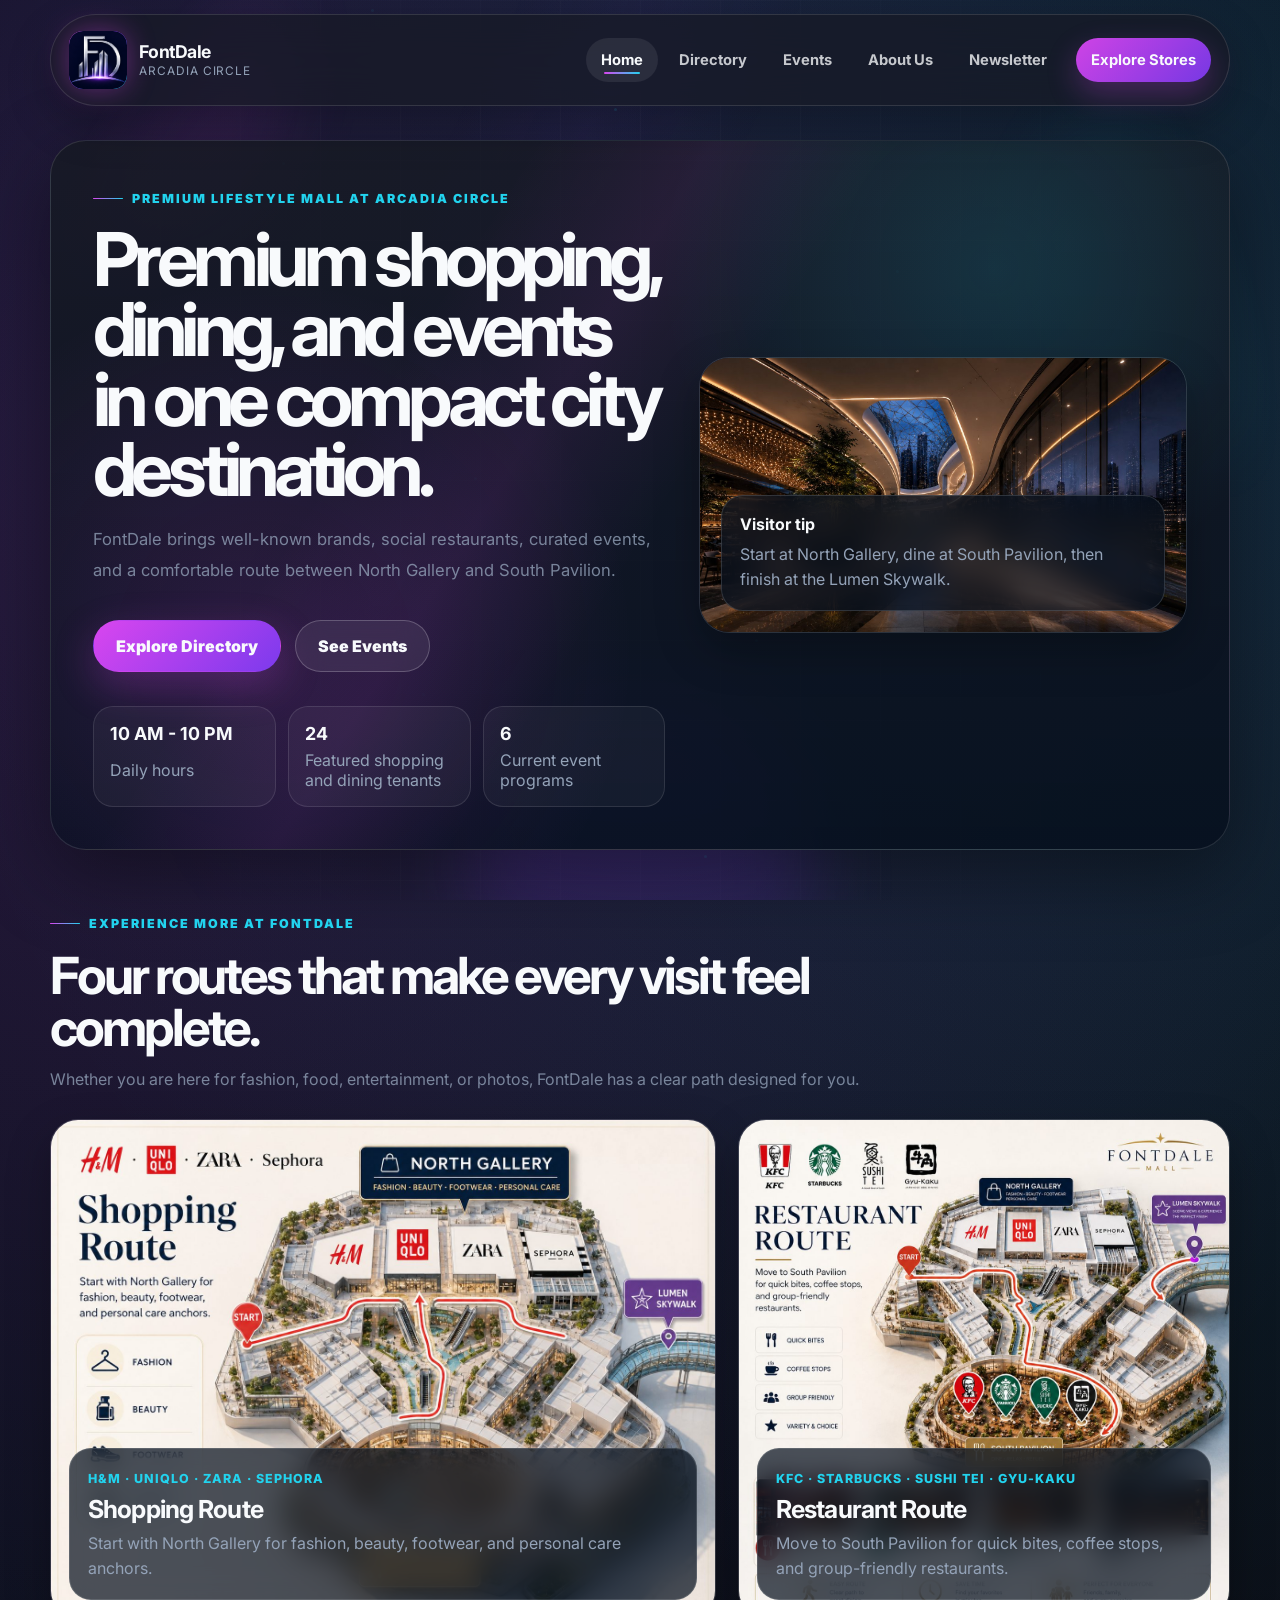
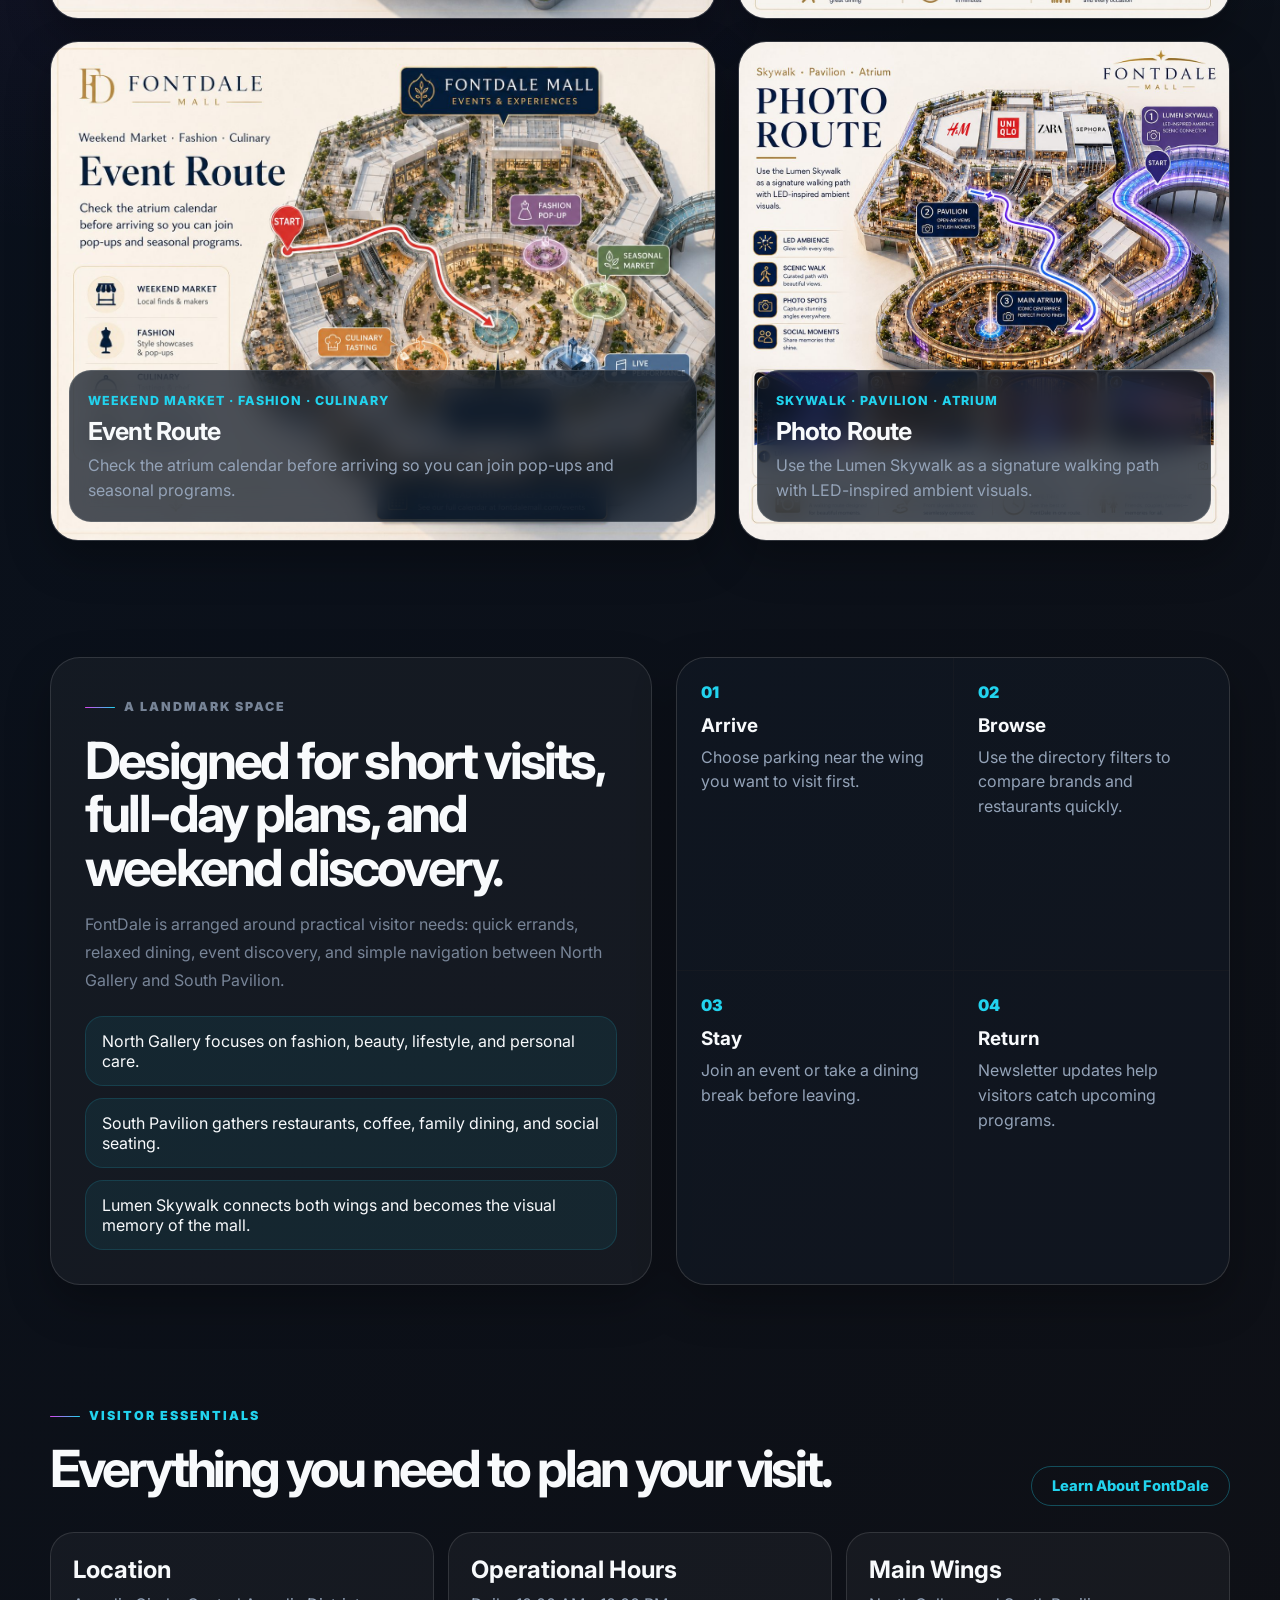
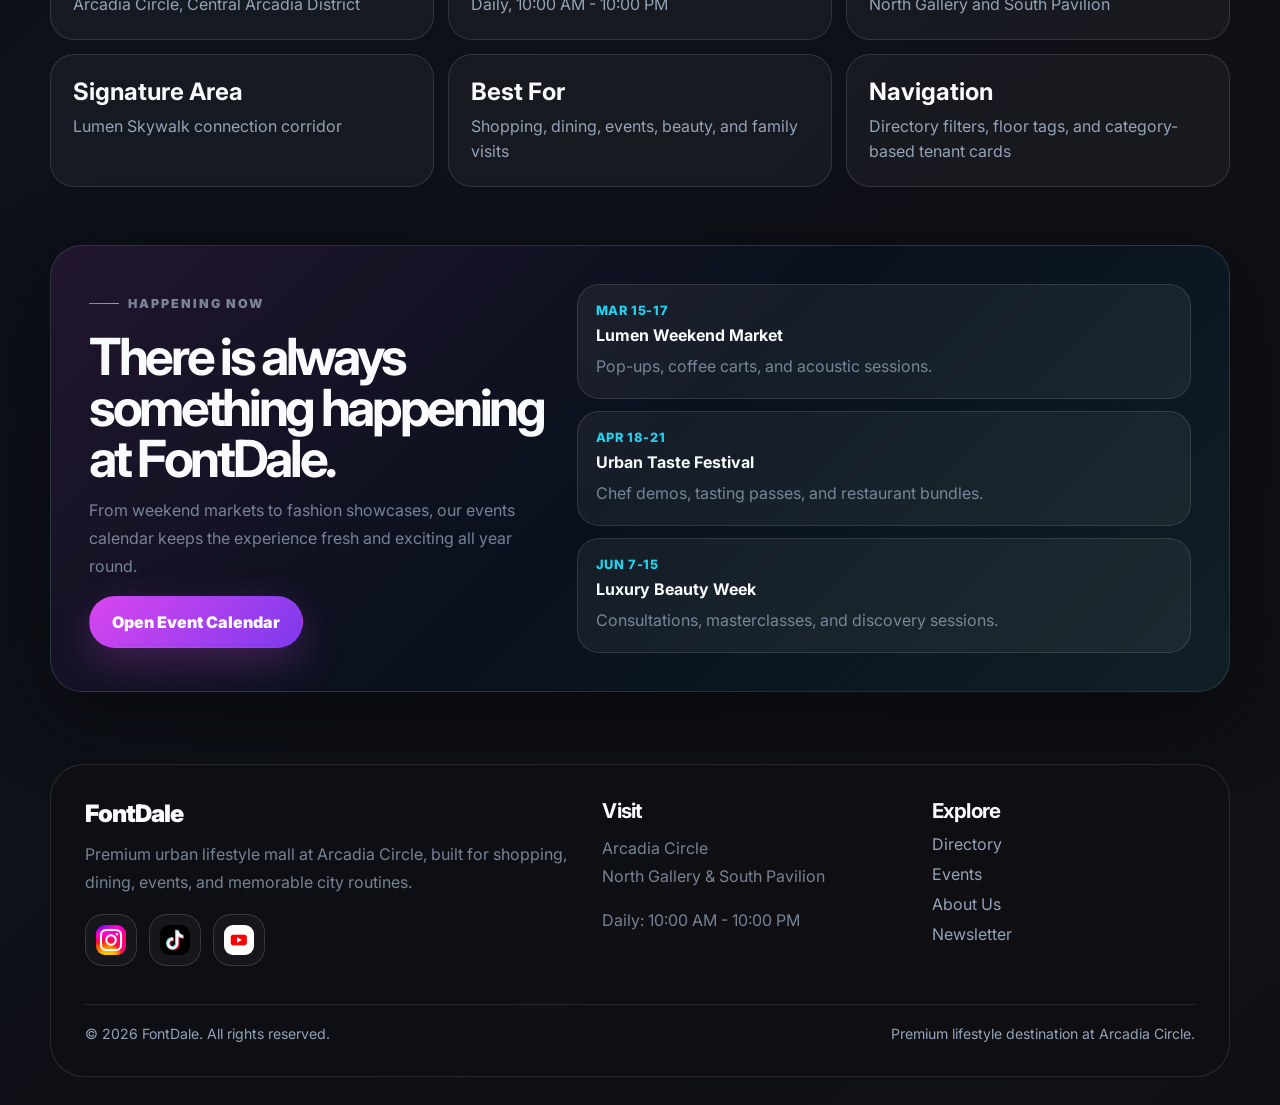
<file: index.html>
<!DOCTYPE html>
<html lang="en">
<head>
  <meta charset="UTF-8">
  <meta name="viewport" content="width=device-width, initial-scale=1.0">
  <meta name="description" content="FontDale is a premium lifestyle mall at Arcadia Circle featuring shopping, dining, events, and the signature Lumen Skywalk experience.">
  <meta property="og:title" content="FontDale — Premium Lifestyle Mall">
  <meta property="og:description" content="Shopping, dining, and events in one compact city destination at Arcadia Circle.">
  <meta property="og:type" content="website">
  <link rel="icon" href="data:image/svg+xml,<svg xmlns='http://www.w3.org/2000/svg' viewBox='0 0 100 100'><rect rx='20' width='100' height='100' fill='%23d946ef'/><text x='50' y='68' text-anchor='middle' font-size='52' font-weight='900' fill='white'>FD</text></svg>">
  <link rel="preconnect" href="https://fonts.googleapis.com">
  <link rel="preconnect" href="https://fonts.gstatic.com" crossorigin>
  <link href="https://fonts.googleapis.com/css2?family=Inter:wght@400;500;600;700;800;900&display=swap" rel="stylesheet">
  <link rel="stylesheet" href="css/style.css">
  <title>Home | FontDale</title>
</head>
<body>
  <div class="ambient-bg" aria-hidden="true">
    <span class="orb orb-one"></span>
    <span class="orb orb-two"></span>
    <span class="orb orb-three"></span>
    <span class="grid-haze"></span>
  </div>
  <header class="site-header compact-header" id="siteHeader">
  <a class="brand" href="index.html" aria-label="FontDale Home">
    <span class="brand-mark">
    <img src="assets/Logo(FontDale)-Ai.png" alt="FontDale Logo" class="brand-logo-img">
</span>
    <span class="brand-copy"><strong>FontDale</strong><small>Arcadia Circle</small></span>
  </a>
  <button class="menu-toggle" id="menuToggle" aria-label="Open navigation" aria-expanded="false">
    <span></span><span></span><span></span>
  </button>
  <nav class="main-nav" id="mainNav" aria-label="Main navigation">
    <a class="nav-link active" href="index.html">Home</a><a class="nav-link " href="directory.html">Directory</a><a class="nav-link " href="events.html">Events</a><a class="nav-link " href="about.html">About Us</a><a class="nav-link " href="newsletter.html">Newsletter</a>
    <a class="nav-cta" href="directory.html">Explore Stores</a>
  </nav>
</header>
<a class="skip-link" href="#main-content">Skip to content</a>
<main id="main-content">
  <section class="fd-hero fd-home-hero reveal-on-scroll">
    <div class="fd-hero-copy">
      <p class="eyebrow">Premium lifestyle mall at Arcadia Circle</p>
      <h1>Premium shopping, dining, and events in one compact city destination.</h1>
      <p class="hero-lead">FontDale brings well-known brands, social restaurants, curated events, and a comfortable route between North Gallery and South Pavilion.</p>
      <div class="hero-actions">
        <a class="btn btn-primary magnetic" href="directory.html">Explore Directory</a>
        <a class="btn btn-secondary magnetic" href="events.html">See Events</a>
      </div>
      <div class="fd-hero-stats">
        <span><strong>10 AM - 10 PM</strong> Daily hours</span>
        <span><strong>24</strong> Featured shopping and dining tenants</span>
        <span><strong>6</strong> Current event programs</span>
      </div>
    </div>
    <div class="fd-hero-visual">
      <img src="assets/VisitorTip(Home).jpg" alt="FontDale mall visual">
      <div class="fd-floating-note shimmer-card">
        <strong>Visitor tip</strong>
        <span>Start at North Gallery, dine at South Pavilion, then finish at the Lumen Skywalk.</span>
      </div>
    </div>
  </section>

  <section class="fd-section reveal-on-scroll">
    <div class="fd-section-title">
      <p class="eyebrow">Experience more at FontDale</p>
      <h2>Four routes that make every visit feel complete.</h2>
      <p>Whether you are here for fashion, food, entertainment, or photos, FontDale has a clear path designed for you.</p>
    </div>
    <div class="fd-card-mosaic">
      <article class="fd-image-card hover-lift reveal-on-scroll">
  <img src="assets/ShoppingRoute(Home)-Ai.jpg" alt="Shopping Route visual">
  <div>
    <span>H&amp;M · UNIQLO · ZARA · Sephora</span>
    <h3>Shopping Route</h3>
    <p>Start with North Gallery for fashion, beauty, footwear, and personal care anchors.</p>
  </div>
</article><article class="fd-image-card hover-lift reveal-on-scroll">
  <img src="assets/RestaurantRoute(Home)-Ai.jpg" alt="Restaurant Route visual">
  <div>
    <span>KFC · Starbucks · Sushi Tei · Gyu-Kaku</span>
    <h3>Restaurant Route</h3>
    <p>Move to South Pavilion for quick bites, coffee stops, and group-friendly restaurants.</p>
  </div>
</article><article class="fd-image-card hover-lift reveal-on-scroll">
  <img src="assets/EventRoute(Home)-Ai.jpg" alt="Event Route visual">
  <div>
    <span>Weekend Market · Fashion · Culinary</span>
    <h3>Event Route</h3>
    <p>Check the atrium calendar before arriving so you can join pop-ups and seasonal programs.</p>
  </div>
</article><article class="fd-image-card hover-lift reveal-on-scroll">
  <img src="assets/PhotoRoute(Home)-Ai.jpg" alt="Photo Route visual">
  <div>
    <span>Skywalk · Pavilion · Atrium</span>
    <h3>Photo Route</h3>
    <p>Use the Lumen Skywalk as a signature walking path with LED-inspired ambient visuals.</p>
  </div>
</article>
    </div>
  </section>

  <section class="fd-section fd-split-story reveal-on-scroll">
    <div class="fd-story-panel">
      <p class="eyebrow">A landmark space</p>
      <h2>Designed for short visits, full-day plans, and weekend discovery.</h2>
      <p>FontDale is arranged around practical visitor needs: quick errands, relaxed dining, event discovery, and simple navigation between North Gallery and South Pavilion.</p>
      <ul class="fd-check-list">
        <li>North Gallery focuses on fashion, beauty, lifestyle, and personal care.</li>
        <li>South Pavilion gathers restaurants, coffee, family dining, and social seating.</li>
        <li>Lumen Skywalk connects both wings and becomes the visual memory of the mall.</li>
      </ul>
    </div>
    <div class="fd-mini-guide">
      <article><span>01</span><strong>Arrive</strong><p>Choose parking near the wing you want to visit first.</p></article>
      <article><span>02</span><strong>Browse</strong><p>Use the directory filters to compare brands and restaurants quickly.</p></article>
      <article><span>03</span><strong>Stay</strong><p>Join an event or take a dining break before leaving.</p></article>
      <article><span>04</span><strong>Return</strong><p>Newsletter updates help visitors catch upcoming programs.</p></article>
    </div>
  </section>

  <section class="fd-section reveal-on-scroll">
    <div class="fd-section-title inline-title">
      <div>
        <p class="eyebrow">Visitor essentials</p>
        <h2>Everything you need to plan your visit.</h2>
      </div>
      <a href="about.html" class="text-link">Learn About FontDale</a>
    </div>
    <div class="fd-info-grid">
      <article><strong>Location</strong><span>Arcadia Circle, Central Arcadia District</span></article>
      <article><strong>Operational Hours</strong><span>Daily, 10:00 AM - 10:00 PM</span></article>
      <article><strong>Main Wings</strong><span>North Gallery and South Pavilion</span></article>
      <article><strong>Signature Area</strong><span>Lumen Skywalk connection corridor</span></article>
      <article><strong>Best For</strong><span>Shopping, dining, events, beauty, and family visits</span></article>
      <article><strong>Navigation</strong><span>Directory filters, floor tags, and category-based tenant cards</span></article>
    </div>
  </section>

  <section class="fd-section fd-event-preview reveal-on-scroll">
    <div>
      <p class="eyebrow">Happening now</p>
      <h2>There is always something happening at FontDale.</h2>
      <p>From weekend markets to fashion showcases, our events calendar keeps the experience fresh and exciting all year round.</p>
      <a class="btn btn-primary magnetic" href="events.html">Open Event Calendar</a>
    </div>
    <div class="fd-preview-list">
      <article><span>Mar 15-17</span><strong>Lumen Weekend Market</strong><p>Pop-ups, coffee carts, and acoustic sessions.</p></article>
      <article><span>Apr 18-21</span><strong>Urban Taste Festival</strong><p>Chef demos, tasting passes, and restaurant bundles.</p></article>
      <article><span>Jun 7-15</span><strong>Luxury Beauty Week</strong><p>Consultations, masterclasses, and discovery sessions.</p></article>
    </div>
  </section>
</main>
  <footer class="site-footer compact-footer">
  <div class="footer-grid">
    <div>
      <a class="footer-brand" href="index.html">FontDale</a>
      <p>Premium urban lifestyle mall at Arcadia Circle, built for shopping, dining, events, and memorable city routines.</p>
      <div class="social-row" aria-label="Social links">
        <a href="#" aria-label="Instagram">
    <img src="assets/Instagram(Logo).jpg" alt="Instagram">
  </a>

  <a href="#" aria-label="TikTok">
    <img src="assets/Tiktok(Logo).jpg" alt="TikTok">
  </a>

  <a href="#" aria-label="YouTube">
    <img src="assets/Youtube(Logo).jpg" alt="YouTube">
  </a>
      </div>
    </div>
    <div>
      <h3>Visit</h3>
      <p>Arcadia Circle<br>North Gallery &amp; South Pavilion</p>
      <p>Daily: 10:00 AM - 10:00 PM</p>
    </div>
    <div>
      <h3>Explore</h3>
      <a href="directory.html">Directory</a>
      <a href="events.html">Events</a>
      <a href="about.html">About Us</a>
      <a href="newsletter.html">Newsletter</a>
    </div>
  </div>
  <div class="footer-bottom">
    <span>© 2026 FontDale. All rights reserved.</span>
    <span>Premium lifestyle destination at Arcadia Circle.</span>
  </div>
</footer>
<script src="js/script.js"></script>
</body>
</html>
</file>
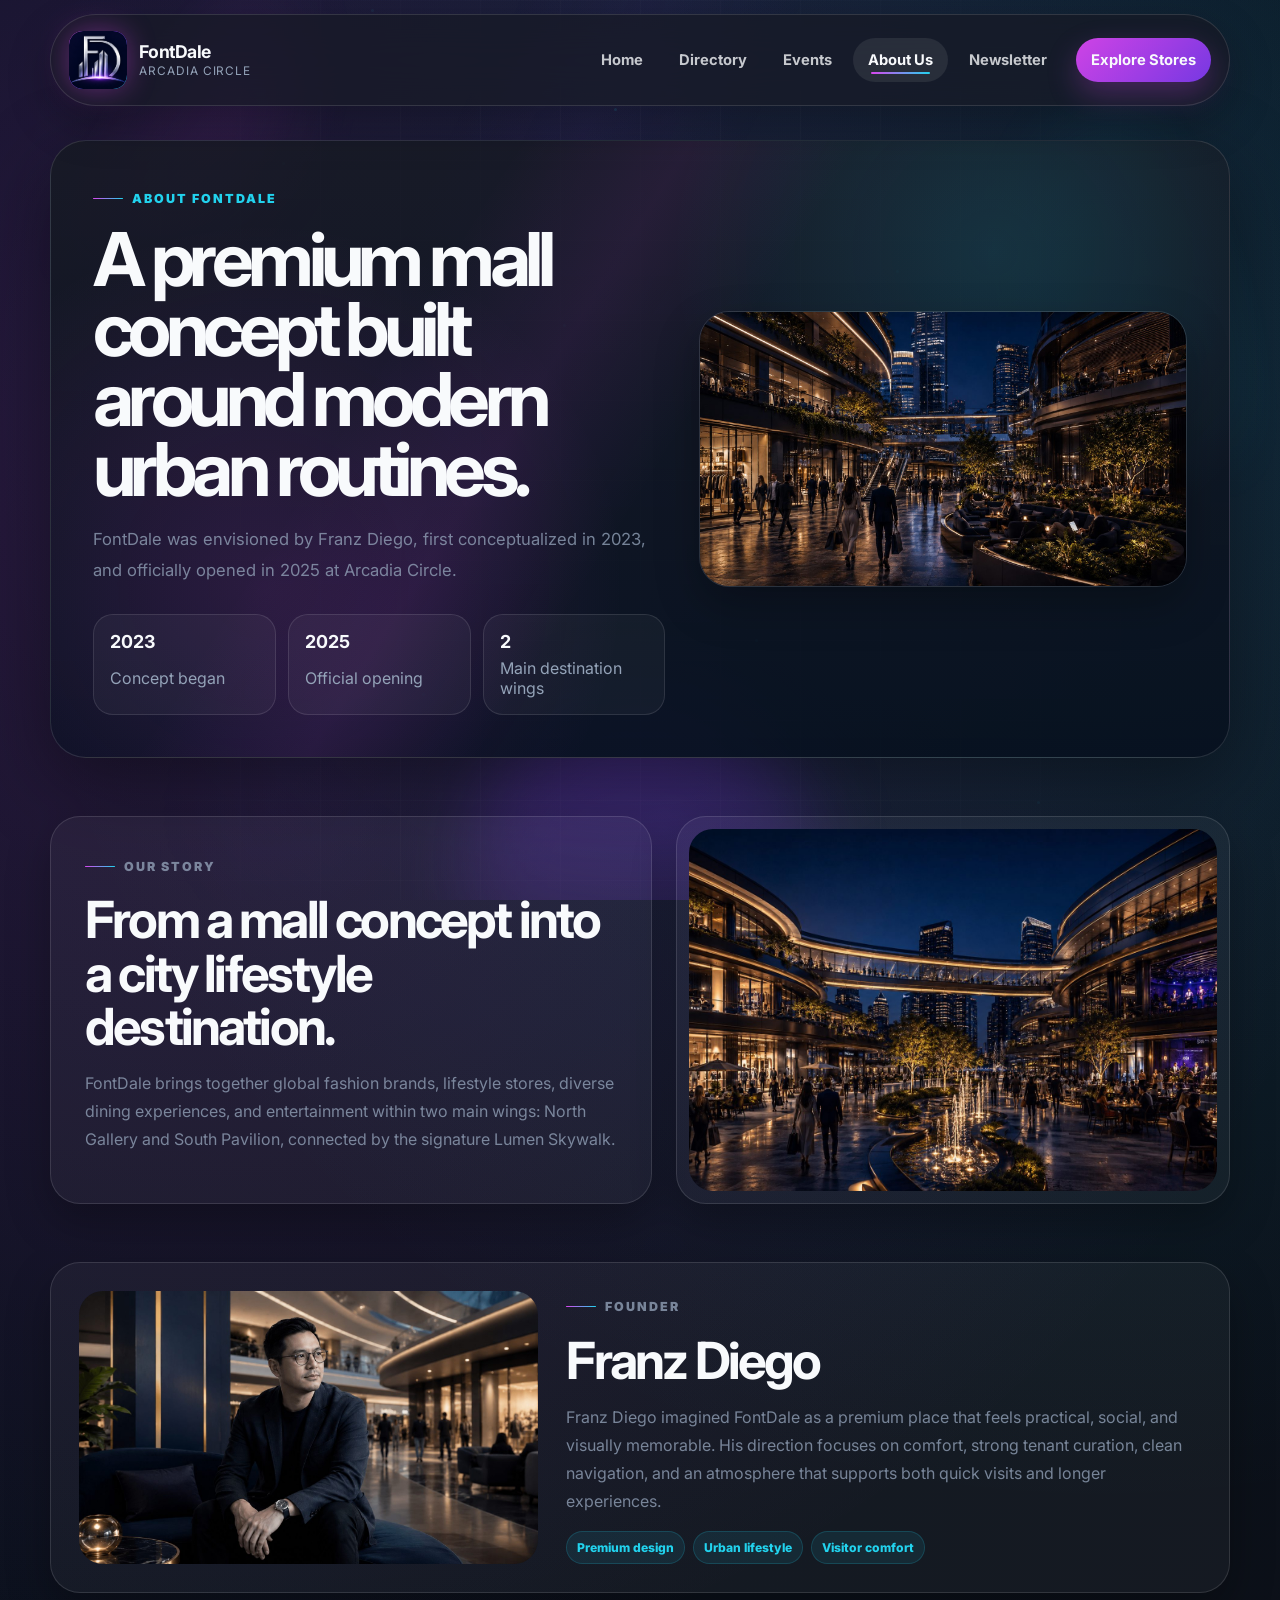
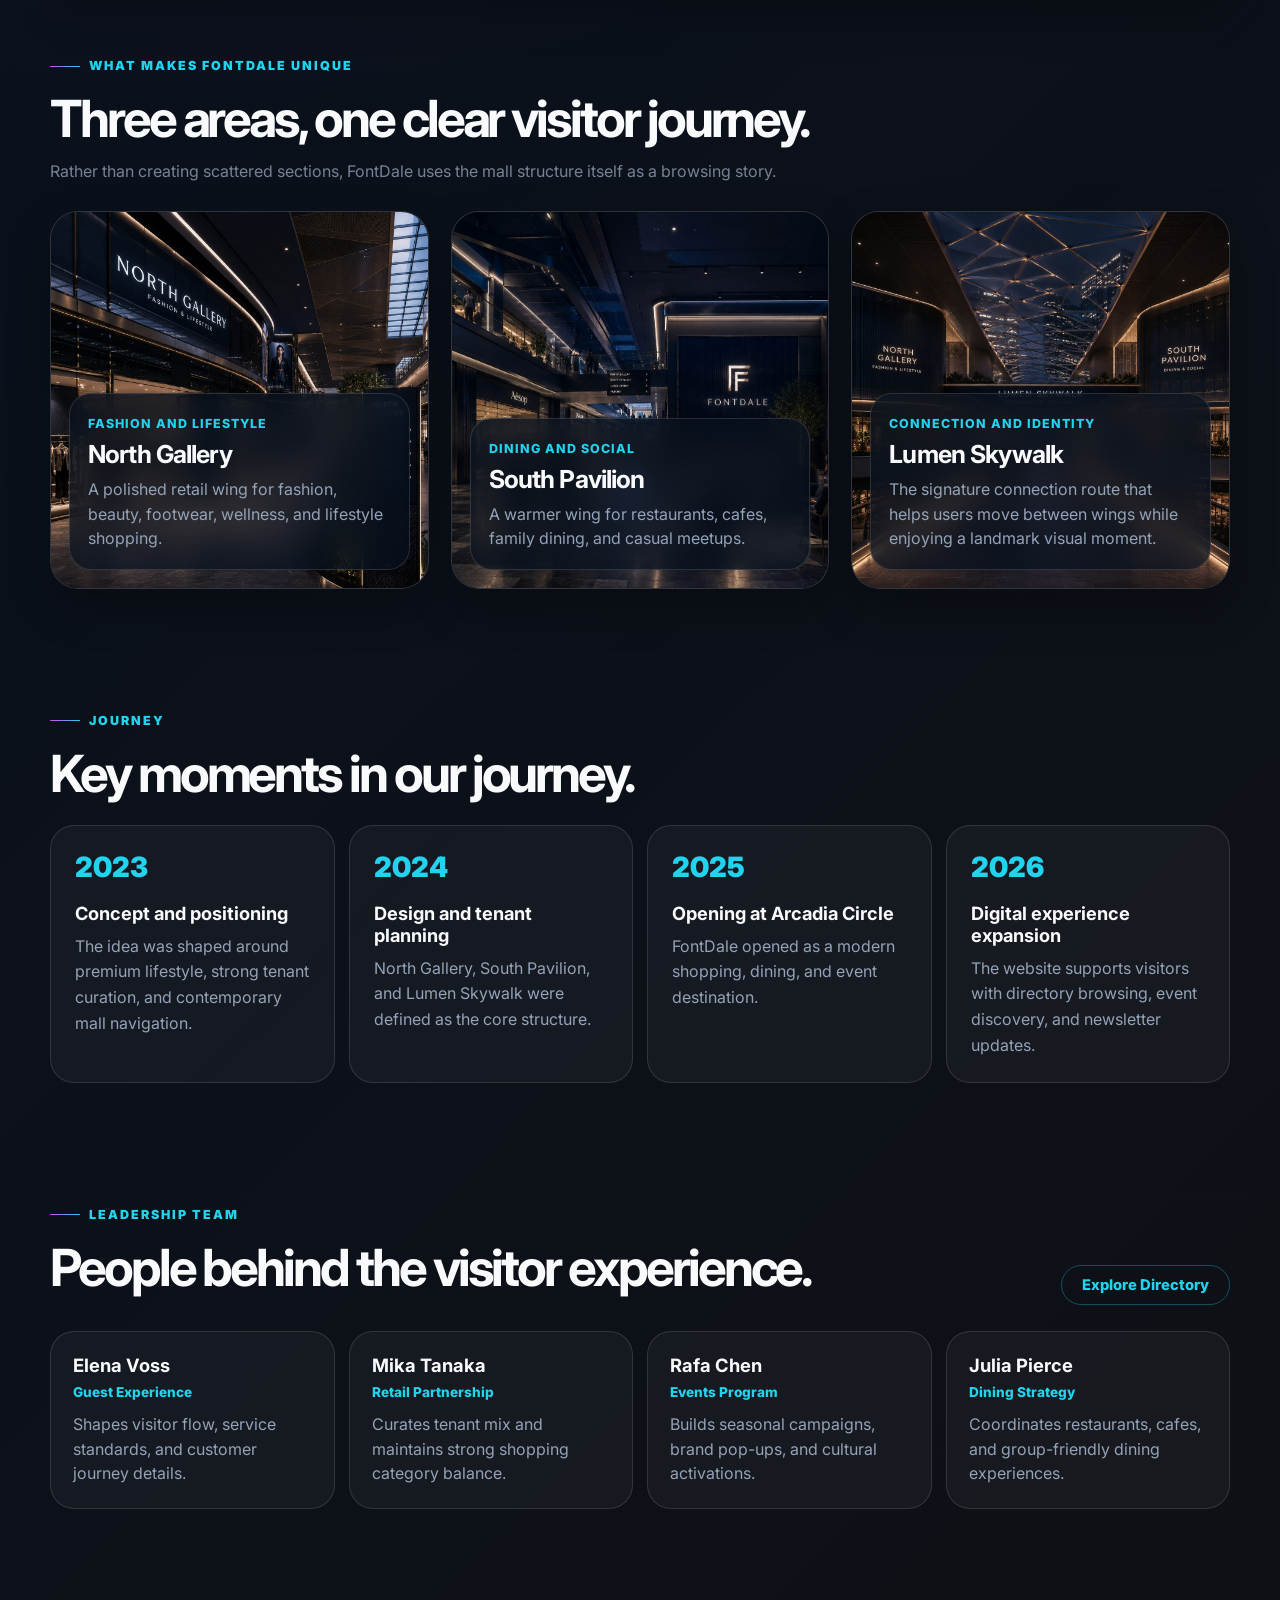
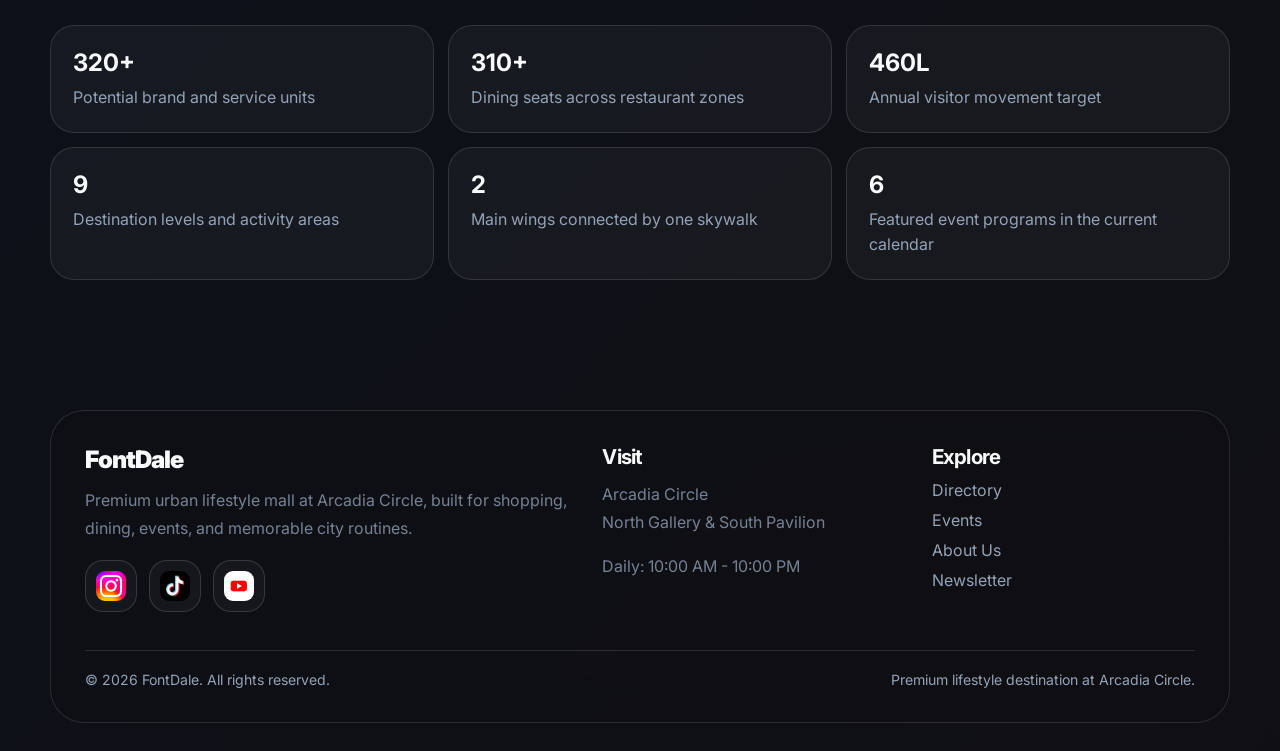
<file: about.html>
<!DOCTYPE html>
<html lang="en">
<head>
  <meta charset="UTF-8">
  <meta name="viewport" content="width=device-width, initial-scale=1.0">
  <meta name="description" content="Learn about FontDale, a premium lifestyle mall at Arcadia Circle founded by Franz Diego. Discover our story, leadership team, and vision.">
  <meta property="og:title" content="About Us | FontDale">
  <meta property="og:description" content="Discover the story behind FontDale — a modern urban lifestyle destination at Arcadia Circle.">
  <meta property="og:type" content="website">
  <link rel="icon" href="data:image/svg+xml,<svg xmlns='http://www.w3.org/2000/svg' viewBox='0 0 100 100'><rect rx='20' width='100' height='100' fill='%23d946ef'/><text x='50' y='68' text-anchor='middle' font-size='52' font-weight='900' fill='white'>FD</text></svg>">
  <link rel="preconnect" href="https://fonts.googleapis.com">
  <link rel="preconnect" href="https://fonts.gstatic.com" crossorigin>
  <link href="https://fonts.googleapis.com/css2?family=Inter:wght@400;500;600;700;800;900&display=swap" rel="stylesheet">
  <link rel="stylesheet" href="css/style.css">
  <title>About Us | FontDale</title>
</head>
<body>
  <div class="ambient-bg" aria-hidden="true">
    <span class="orb orb-one"></span>
    <span class="orb orb-two"></span>
    <span class="orb orb-three"></span>
    <span class="grid-haze"></span>
  </div>
  <header class="site-header compact-header" id="siteHeader">
  <a class="brand" href="index.html" aria-label="FontDale Home">
    <span class="brand-mark">
  <img src="assets/Logo(FontDale)-Ai.png" alt="FontDale Logo" class="brand-logo-img">
</span>
    <span class="brand-copy"><strong>FontDale</strong><small>Arcadia Circle</small></span>
  </a>
  <button class="menu-toggle" id="menuToggle" aria-label="Open navigation" aria-expanded="false">
    <span></span><span></span><span></span>
  </button>
  <nav class="main-nav" id="mainNav" aria-label="Main navigation">
    <a class="nav-link " href="index.html">Home</a><a class="nav-link " href="directory.html">Directory</a><a class="nav-link " href="events.html">Events</a><a class="nav-link active" href="about.html">About Us</a><a class="nav-link " href="newsletter.html">Newsletter</a>
    <a class="nav-cta" href="directory.html">Explore Stores</a>
  </nav>
</header>
<a class="skip-link" href="#main-content">Skip to content</a>
<main id="main-content">
  <section class="fd-hero fd-about-hero reveal-on-scroll">
    <div class="fd-hero-copy">
      <p class="eyebrow">About FontDale</p>
      <h1>A premium mall concept built around modern urban routines.</h1>
      <p class="hero-lead">FontDale was envisioned by Franz Diego, first conceptualized in 2023, and officially opened in 2025 at Arcadia Circle.</p>
      <div class="fd-hero-stats">
        <span><strong>2023</strong> Concept began</span>
        <span><strong>2025</strong> Official opening</span>
        <span><strong>2</strong> Main destination wings</span>
      </div>
    </div>
    <div class="fd-hero-visual"><img src="assets/PremiumMall(AboutUs)-Ai.jpg" alt="FontDale Arcadia Circle visual"></div>
  </section>

  <section class="fd-section fd-split-story reveal-on-scroll">
    <div class="fd-story-panel">
      <p class="eyebrow">Our story</p>
      <h2>From a mall concept into a city lifestyle destination.</h2>
      <p>FontDale brings together global fashion brands, lifestyle stores, diverse dining experiences, and entertainment within two main wings: North Gallery and South Pavilion, connected by the signature Lumen Skywalk.</p>
    </div>
    <div class="fd-story-image"><img src="assets/LumenSkywalkMain(AboutUs)-Ai.jpg" alt="Lumen Skywalk visual"></div>
  </section>

  <section class="fd-section fd-founder-block reveal-on-scroll">
    <img src="assets/FranzDiego(AboutUs)-Ai.jpg" alt="Founder vision visual">
    <div>
      <p class="eyebrow">Founder</p>
      <h2>Franz Diego</h2>
      <p>Franz Diego imagined FontDale as a premium place that feels practical, social, and visually memorable. His direction focuses on comfort, strong tenant curation, clean navigation, and an atmosphere that supports both quick visits and longer experiences.</p>
      <div class="fd-tag-row"><span>Premium design</span><span>Urban lifestyle</span><span>Visitor comfort</span></div>
    </div>
  </section>

  <section class="fd-section reveal-on-scroll">
    <div class="fd-section-title">
      <p class="eyebrow">What makes FontDale unique</p>
      <h2>Three areas, one clear visitor journey.</h2>
      <p>Rather than creating scattered sections, FontDale uses the mall structure itself as a browsing story.</p>
    </div>
    <div class="fd-card-mosaic three-mosaic">
      <article class="fd-image-card hover-lift"><img src="assets/NorthGallery(AboutUs)-Ai.jpg" alt="North Gallery visual"><div><span>Fashion and lifestyle</span><h3>North Gallery</h3><p>A polished retail wing for fashion, beauty, footwear, wellness, and lifestyle shopping.</p></div></article>
      <article class="fd-image-card hover-lift"><img src="assets/DiningSocial(AboutUs)-Ai.jpg" alt="South Pavilion visual"><div><span>Dining and social</span><h3>South Pavilion</h3><p>A warmer wing for restaurants, cafes, family dining, and casual meetups.</p></div></article>
      <article class="fd-image-card hover-lift"><img src="assets/LumenSkywalk(AbouUs)-Ai.jpg" alt="Lumen Skywalk visual"><div><span>Connection and identity</span><h3>Lumen Skywalk</h3><p>The signature connection route that helps users move between wings while enjoying a landmark visual moment.</p></div></article>
    </div>
  </section>

  <section class="fd-section fd-timeline reveal-on-scroll">
    <div class="fd-section-title">
      <p class="eyebrow">Journey</p>
      <h2>Key moments in our journey.</h2>
    </div>
    <div class="fd-timeline-grid">
      <article><span>2023</span><strong>Concept and positioning</strong><p>The idea was shaped around premium lifestyle, strong tenant curation, and contemporary mall navigation.</p></article>
      <article><span>2024</span><strong>Design and tenant planning</strong><p>North Gallery, South Pavilion, and Lumen Skywalk were defined as the core structure.</p></article>
      <article><span>2025</span><strong>Opening at Arcadia Circle</strong><p>FontDale opened as a modern shopping, dining, and event destination.</p></article>
      <article><span>2026</span><strong>Digital experience expansion</strong><p>The website supports visitors with directory browsing, event discovery, and newsletter updates.</p></article>
    </div>
  </section>

  <section class="fd-section reveal-on-scroll">
    <div class="fd-section-title inline-title">
      <div><p class="eyebrow">Leadership team</p><h2>People behind the visitor experience.</h2></div>
      <a class="text-link" href="directory.html">Explore Directory</a>
    </div>
    <div class="fd-leader-grid"><article><strong>Elena Voss</strong><span>Guest Experience</span><p>Shapes visitor flow, service standards, and customer journey details.</p></article><article><strong>Mika Tanaka</strong><span>Retail Partnership</span><p>Curates tenant mix and maintains strong shopping category balance.</p></article><article><strong>Rafa Chen</strong><span>Events Program</span><p>Builds seasonal campaigns, brand pop-ups, and cultural activations.</p></article><article><strong>Julia Pierce</strong><span>Dining Strategy</span><p>Coordinates restaurants, cafes, and group-friendly dining experiences.</p></article></div>
  </section>

  <section class="fd-section fd-info-grid reveal-on-scroll">
    <article><strong>320+</strong><span>Potential brand and service units</span></article>
    <article><strong>310+</strong><span>Dining seats across restaurant zones</span></article>
    <article><strong>460L</strong><span>Annual visitor movement target</span></article>
    <article><strong>9</strong><span>Destination levels and activity areas</span></article>
    <article><strong>2</strong><span>Main wings connected by one skywalk</span></article>
    <article><strong>6</strong><span>Featured event programs in the current calendar</span></article>
  </section>
</main>
  <footer class="site-footer compact-footer">
  <div class="footer-grid">
    <div>
      <a class="footer-brand" href="index.html">FontDale</a>
      <p>Premium urban lifestyle mall at Arcadia Circle, built for shopping, dining, events, and memorable city routines.</p>
      <div class="social-row" aria-label="Social links">
        <a href="#" aria-label="Instagram">
    <img src="assets/Instagram(Logo).jpg" alt="Instagram">
  </a>

  <a href="#" aria-label="TikTok">
    <img src="assets/Tiktok(Logo).jpg" alt="TikTok">
  </a>

  <a href="#" aria-label="YouTube">
    <img src="assets/Youtube(Logo).jpg" alt="YouTube">
  </a>
      </div>
    </div>
    <div>
      <h3>Visit</h3>
      <p>Arcadia Circle<br>North Gallery &amp; South Pavilion</p>
      <p>Daily: 10:00 AM - 10:00 PM</p>
    </div>
    <div>
      <h3>Explore</h3>
      <a href="directory.html">Directory</a>
      <a href="events.html">Events</a>
      <a href="about.html">About Us</a>
      <a href="newsletter.html">Newsletter</a>
    </div>
  </div>
  <div class="footer-bottom">
    <span>© 2026 FontDale. All rights reserved.</span>
    <span>Premium lifestyle destination at Arcadia Circle.</span>
  </div>
</footer>
<script src="js/script.js"></script>
</body>
</html>
</file>
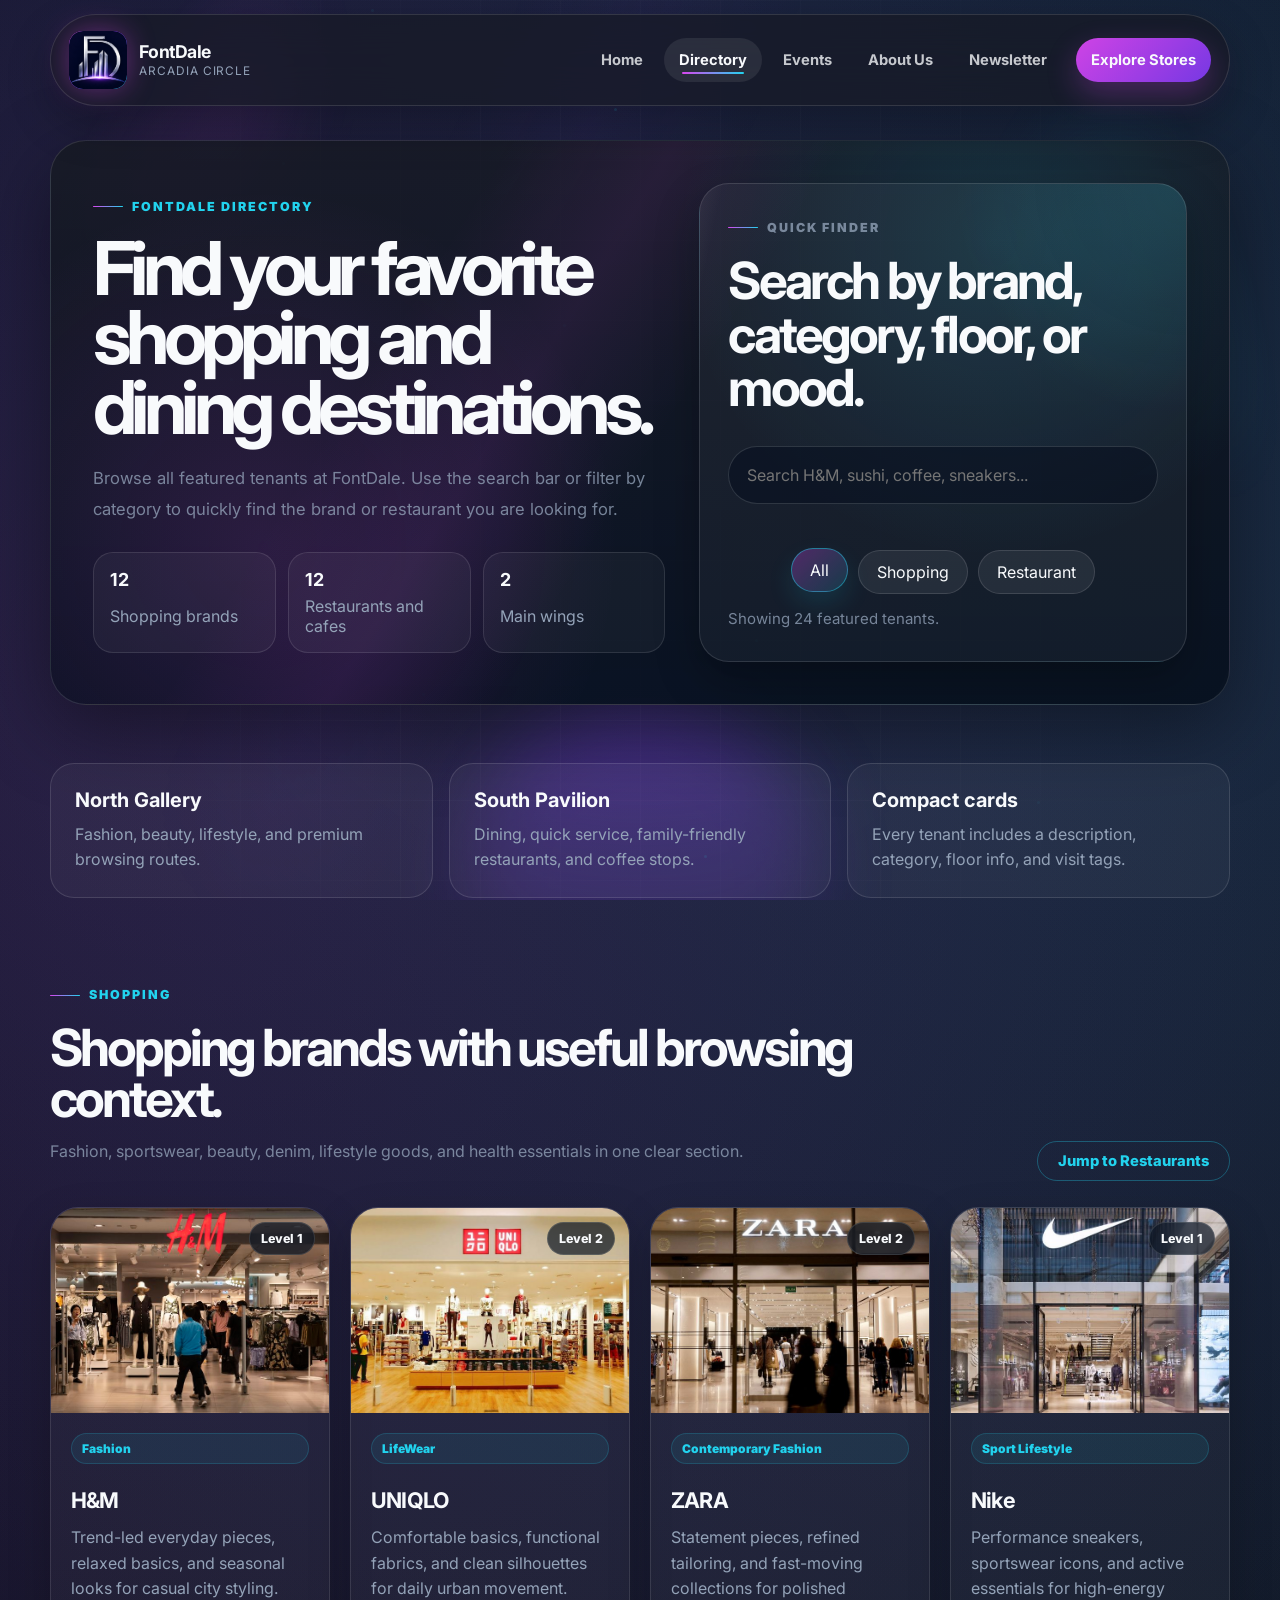
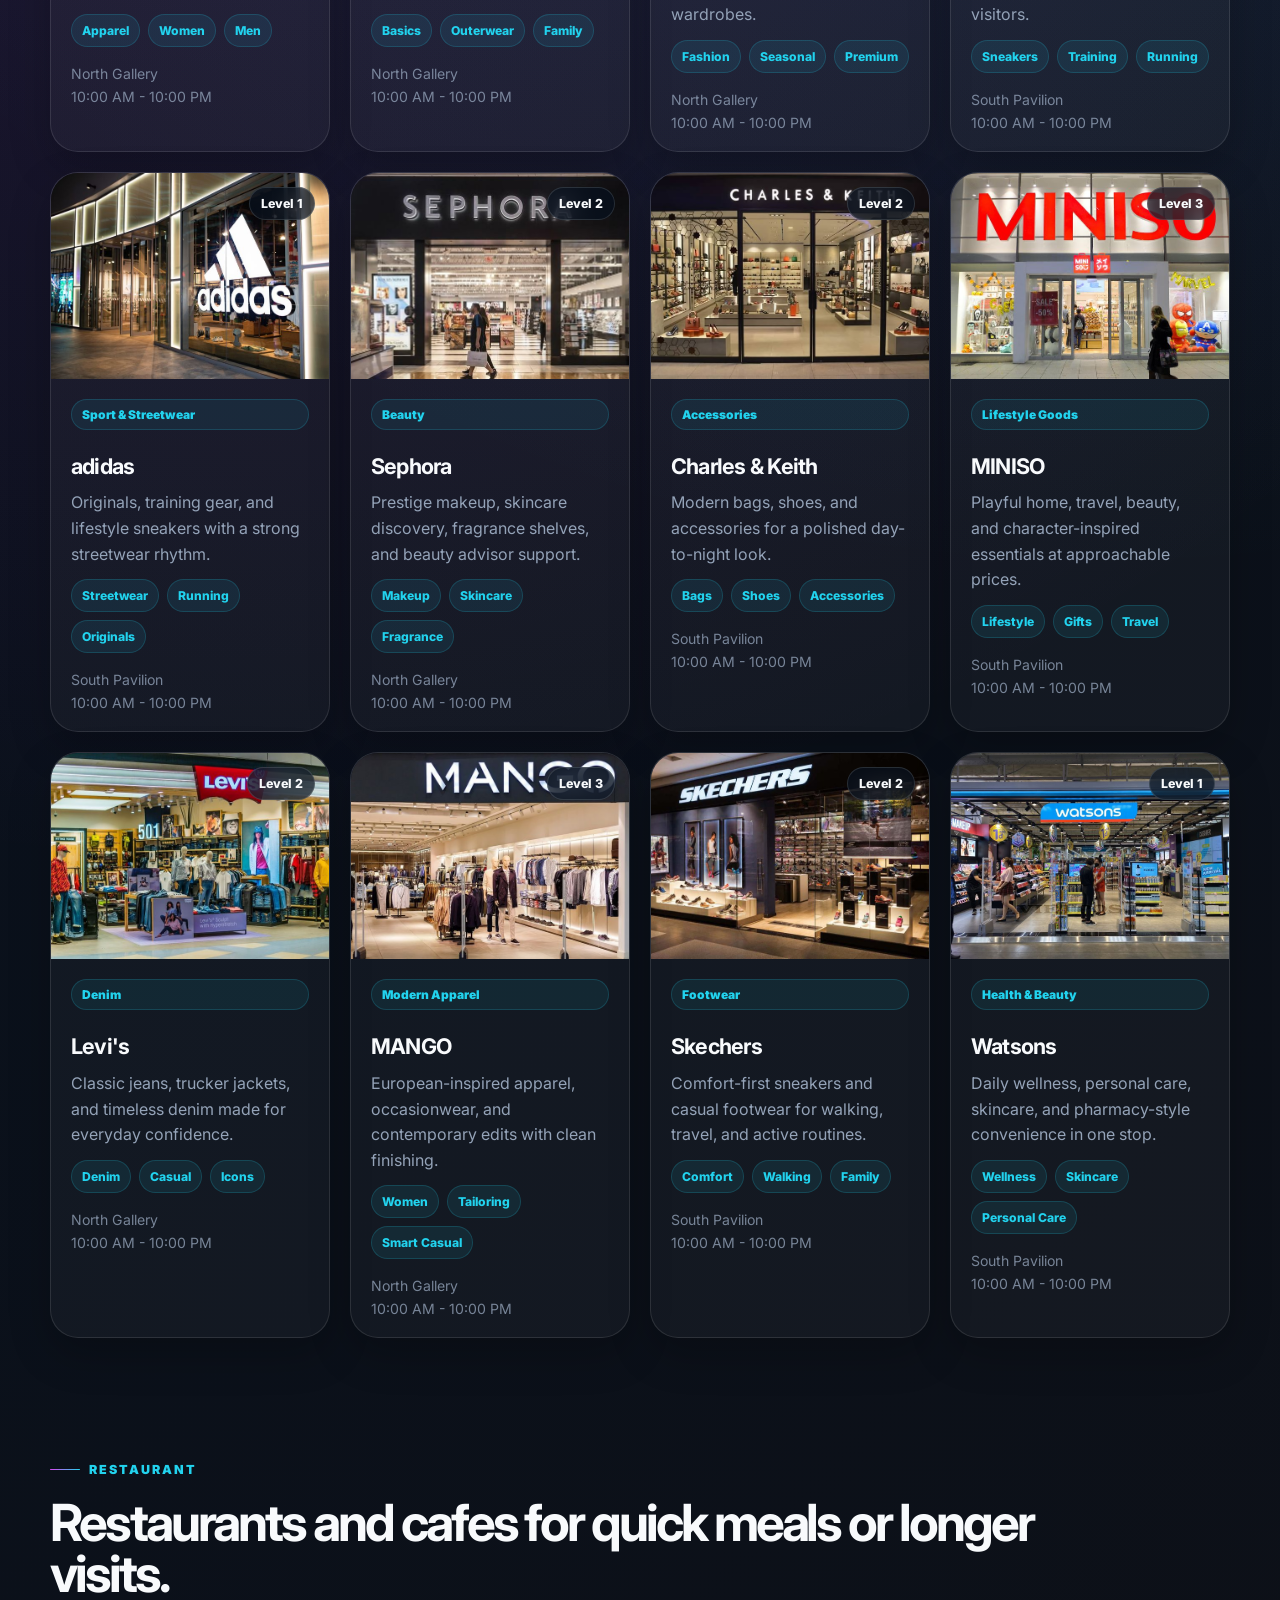
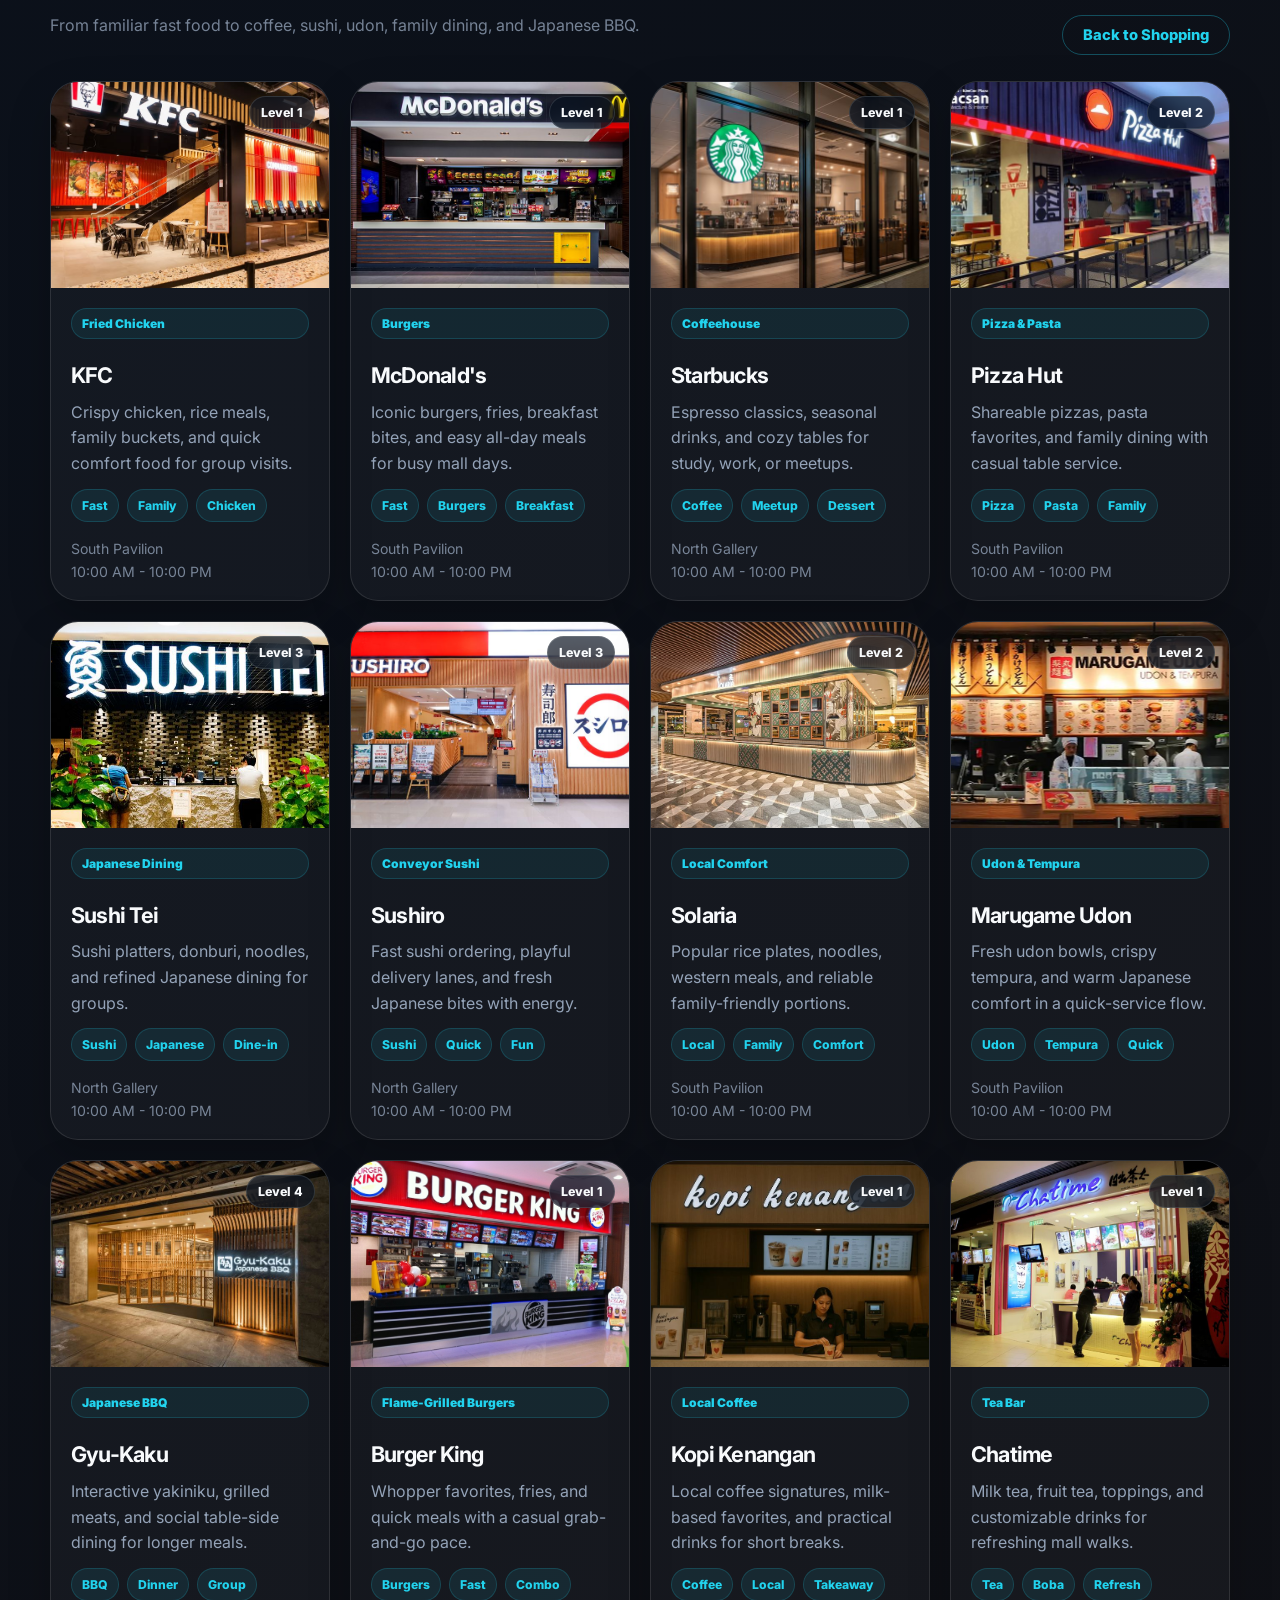
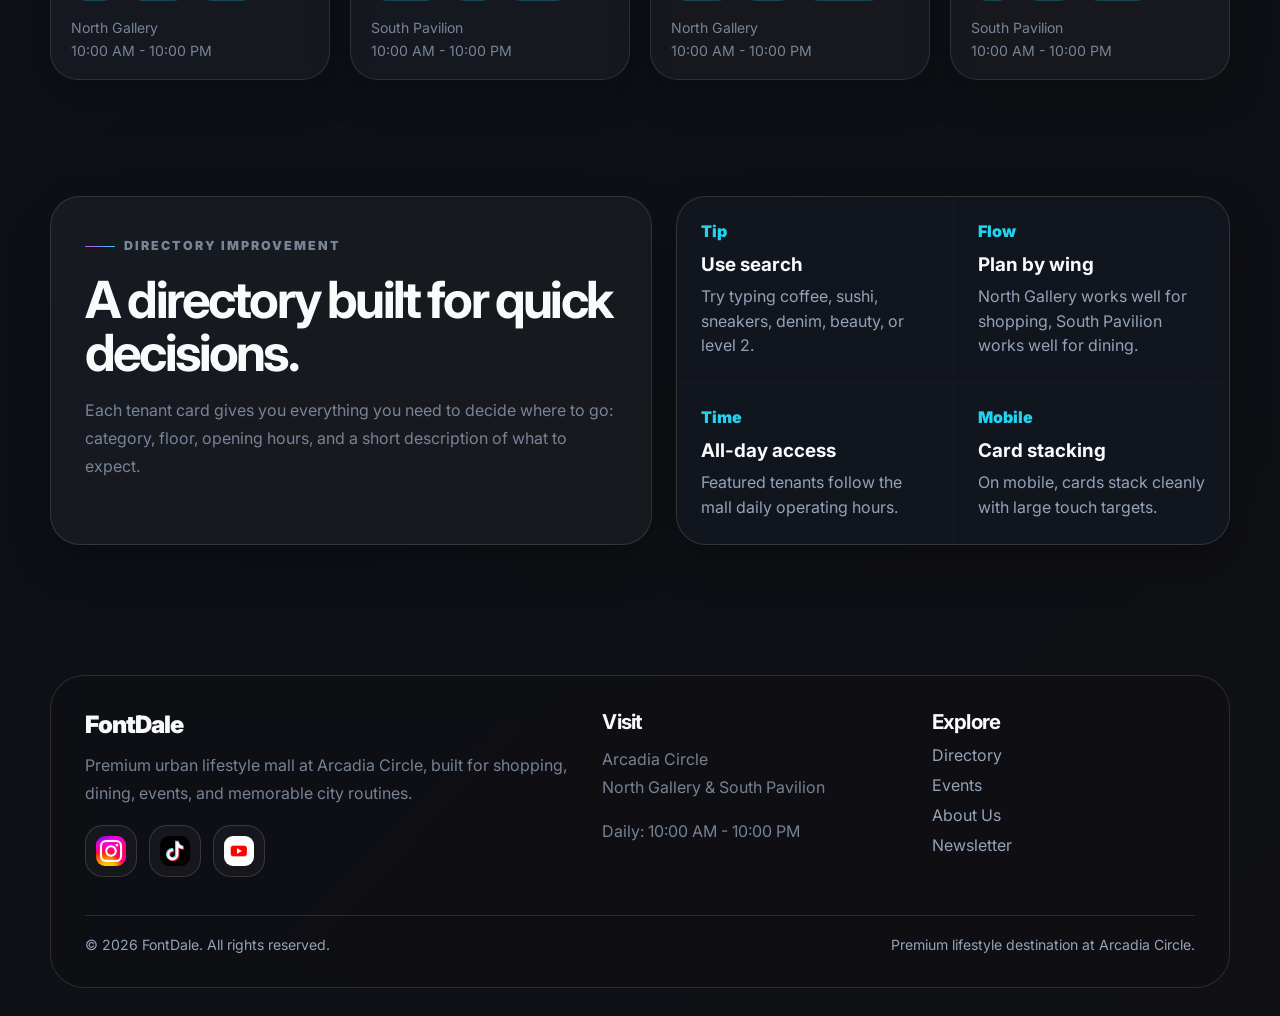
<file: directory.html>
<!DOCTYPE html>
<html lang="en">
<head>
  <meta charset="UTF-8">
  <meta name="viewport" content="width=device-width, initial-scale=1.0">
  <meta name="description" content="Browse the FontDale directory — 12 shopping brands and 12 restaurants across North Gallery and South Pavilion. Search by brand, category, or floor.">
  <meta property="og:title" content="Directory | FontDale">
  <meta property="og:description" content="Find shopping and dining destinations at FontDale Arcadia Circle.">
  <meta property="og:type" content="website">
  <link rel="icon" href="data:image/svg+xml,<svg xmlns='http://www.w3.org/2000/svg' viewBox='0 0 100 100'><rect rx='20' width='100' height='100' fill='%23d946ef'/><text x='50' y='68' text-anchor='middle' font-size='52' font-weight='900' fill='white'>FD</text></svg>">
  <link rel="preconnect" href="https://fonts.googleapis.com">
  <link rel="preconnect" href="https://fonts.gstatic.com" crossorigin>
  <link href="https://fonts.googleapis.com/css2?family=Inter:wght@400;500;600;700;800;900&display=swap" rel="stylesheet">
  <link rel="stylesheet" href="css/style.css">
  <title>Directory | FontDale</title>
</head>
<body>
  <div class="ambient-bg" aria-hidden="true">
    <span class="orb orb-one"></span>
    <span class="orb orb-two"></span>
    <span class="orb orb-three"></span>
    <span class="grid-haze"></span>
  </div>
  <header class="site-header compact-header" id="siteHeader">
  <a class="brand" href="index.html" aria-label="FontDale Home">
    <span class="brand-mark">
  <img src="assets/Logo(FontDale)-Ai.png" alt="FontDale Logo" class="brand-logo-img">
</span>
    <span class="brand-copy"><strong>FontDale</strong><small>Arcadia Circle</small></span>
  </a>
  <button class="menu-toggle" id="menuToggle" aria-label="Open navigation" aria-expanded="false">
    <span></span><span></span><span></span>
  </button>
  <nav class="main-nav" id="mainNav" aria-label="Main navigation">
    <a class="nav-link " href="index.html">Home</a><a class="nav-link active" href="directory.html">Directory</a><a class="nav-link " href="events.html">Events</a><a class="nav-link " href="about.html">About Us</a><a class="nav-link " href="newsletter.html">Newsletter</a>
    <a class="nav-cta" href="directory.html">Explore Stores</a>
  </nav>
</header>
<a class="skip-link" href="#main-content">Skip to content</a>
<main id="main-content">
  <section class="fd-hero fd-directory-hero reveal-on-scroll">
    <div class="fd-hero-copy">
      <p class="eyebrow">FontDale directory</p>
      <h1>Find your favorite shopping and dining destinations.</h1>
      <p class="hero-lead">Browse all featured tenants at FontDale. Use the search bar or filter by category to quickly find the brand or restaurant you are looking for.</p>
      <div class="fd-hero-stats">
        <span><strong>12</strong> Shopping brands</span>
        <span><strong>12</strong> Restaurants and cafes</span>
        <span><strong>2</strong> Main wings</span>
      </div>
    </div>
    <div class="fd-directory-toolbox shimmer-card">
      <p class="eyebrow">Quick finder</p>
      <h3>Search by brand, category, floor, or mood.</h3>
      <div class="fd-search-wrap">
        <input id="directorySearch" type="search" placeholder="Search H&M, sushi, coffee, sneakers..." aria-label="Search directory">
      </div>
      <div class="filter-bar premium-filter" aria-label="Directory filters">
        <button class="filter-chip active" data-filter="all">All</button>
        <button class="filter-chip" data-filter="shopping">Shopping</button>
        <button class="filter-chip" data-filter="restaurant">Restaurant</button>
      </div>
      <p id="directorySearchStatus" class="fd-search-status">Showing all featured tenants.</p>
    </div>
  </section>

  <section class="fd-section fd-directory-summary reveal-on-scroll">
    <article><strong>North Gallery</strong><p>Fashion, beauty, lifestyle, and premium browsing routes.</p></article>
    <article><strong>South Pavilion</strong><p>Dining, quick service, family-friendly restaurants, and coffee stops.</p></article>
    <article><strong>Compact cards</strong><p>Every tenant includes a description, category, floor info, and visit tags.</p></article>
  </section>

  <section class="directory-section fd-section" data-section="shopping" id="shopping-section">
    <div class="fd-section-title inline-title">
      <div>
        <p class="eyebrow">Shopping</p>
        <h2>Shopping brands with useful browsing context.</h2>
        <p>Fashion, sportswear, beauty, denim, lifestyle goods, and health essentials in one clear section.</p>
      </div>
      <a href="#restaurant-section" class="text-link">Jump to Restaurants</a>
    </div>
    <div class="fd-tenant-grid brand-directory-grid"><article class="fd-tenant-card directory-card reveal-on-scroll hover-lift" data-category="shopping" data-search="h&amp;m fashion trend-led everyday pieces, relaxed basics, and seasonal looks for casual city styling. north gallery level 2 apparel women men">
  <div class="fd-tenant-image">
    <img src="assets/H&M(Directory).jpg" alt="H&M visual">
    <span class="fd-floor-tag">Level 1</span>
  </div>
  <div class="fd-tenant-body">
    <span class="category-label">Fashion</span>
    <h3>H&amp;M</h3>
    <p>Trend-led everyday pieces, relaxed basics, and seasonal looks for casual city styling.</p>
    <div class="fd-tag-row"><span>Apparel</span><span>Women</span><span>Men</span></div>
    <div class="fd-tenant-meta">
      <span>North Gallery</span>
      <span>10:00 AM - 10:00 PM</span>
    </div>
  </div>
</article><article class="fd-tenant-card directory-card reveal-on-scroll hover-lift" data-category="shopping" data-search="uniqlo lifewear comfortable basics, functional fabrics, and clean silhouettes for daily urban movement. north gallery level 1 basics outerwear family">
  <div class="fd-tenant-image">
    <img src="assets/Uniqlo(Directory).jpg" alt="UNIQLO visual">
    <span class="fd-floor-tag">Level 2</span>
  </div>
  <div class="fd-tenant-body">
    <span class="category-label">LifeWear</span>
    <h3>UNIQLO</h3>
    <p>Comfortable basics, functional fabrics, and clean silhouettes for daily urban movement.</p>
    <div class="fd-tag-row"><span>Basics</span><span>Outerwear</span><span>Family</span></div>
    <div class="fd-tenant-meta">
      <span>North Gallery</span>
      <span>10:00 AM - 10:00 PM</span>
    </div>
  </div>
</article><article class="fd-tenant-card directory-card reveal-on-scroll hover-lift" data-category="shopping" data-search="zara contemporary fashion statement pieces, refined tailoring, and fast-moving collections for polished wardrobes. north gallery level 2 fashion seasonal premium">
  <div class="fd-tenant-image">
    <img src="assets/Zara(Directory).jpg" alt="ZARA visual">
    <span class="fd-floor-tag">Level 2</span>
  </div>
  <div class="fd-tenant-body">
    <span class="category-label">Contemporary Fashion</span>
    <h3>ZARA</h3>
    <p>Statement pieces, refined tailoring, and fast-moving collections for polished wardrobes.</p>
    <div class="fd-tag-row"><span>Fashion</span><span>Seasonal</span><span>Premium</span></div>
    <div class="fd-tenant-meta">
      <span>North Gallery</span>
      <span>10:00 AM - 10:00 PM</span>
    </div>
  </div>
</article><article class="fd-tenant-card directory-card reveal-on-scroll hover-lift" data-category="shopping" data-search="nike sport lifestyle performance sneakers, sportswear icons, and active essentials for high-energy visitors. south pavilion level 1 sneakers training running">
  <div class="fd-tenant-image">
    <img src="assets/Nike(Directory).jpg" alt="Nike visual">
    <span class="fd-floor-tag">Level 1</span>
  </div>
  <div class="fd-tenant-body">
    <span class="category-label">Sport Lifestyle</span>
    <h3>Nike</h3>
    <p>Performance sneakers, sportswear icons, and active essentials for high-energy visitors.</p>
    <div class="fd-tag-row"><span>Sneakers</span><span>Training</span><span>Running</span></div>
    <div class="fd-tenant-meta">
      <span>South Pavilion</span>
      <span>10:00 AM - 10:00 PM</span>
    </div>
  </div>
</article><article class="fd-tenant-card directory-card reveal-on-scroll hover-lift" data-category="shopping" data-search="adidas sport &amp; streetwear originals, training gear, and lifestyle sneakers with a strong streetwear rhythm. south pavilion level 1 streetwear running originals">
  <div class="fd-tenant-image">
    <img src="assets/Adidas(Directory).jpg" alt="adidas visual">
    <span class="fd-floor-tag">Level 1</span>
  </div>
  <div class="fd-tenant-body">
    <span class="category-label">Sport &amp; Streetwear</span>
    <h3>adidas</h3>
    <p>Originals, training gear, and lifestyle sneakers with a strong streetwear rhythm.</p>
    <div class="fd-tag-row"><span>Streetwear</span><span>Running</span><span>Originals</span></div>
    <div class="fd-tenant-meta">
      <span>South Pavilion</span>
      <span>10:00 AM - 10:00 PM</span>
    </div>
  </div>
</article><article class="fd-tenant-card directory-card reveal-on-scroll hover-lift" data-category="shopping" data-search="sephora beauty prestige makeup, skincare discovery, fragrance shelves, and beauty advisor support. north gallery level 2 makeup skincare fragrance">
  <div class="fd-tenant-image">
    <img src="assets/Sephora(Directory).jpg" alt="Sephora visual">
    <span class="fd-floor-tag">Level 2</span>
  </div>
  <div class="fd-tenant-body">
    <span class="category-label">Beauty</span>
    <h3>Sephora</h3>
    <p>Prestige makeup, skincare discovery, fragrance shelves, and beauty advisor support.</p>
    <div class="fd-tag-row"><span>Makeup</span><span>Skincare</span><span>Fragrance</span></div>
    <div class="fd-tenant-meta">
      <span>North Gallery</span>
      <span>10:00 AM - 10:00 PM</span>
    </div>
  </div>
</article><article class="fd-tenant-card directory-card reveal-on-scroll hover-lift" data-category="shopping" data-search="charles &amp; keith accessories modern bags, shoes, and accessories for a polished day-to-night look. south pavilion level 2 bags shoes accessories">
  <div class="fd-tenant-image">
    <img src="assets/Charles&Keith(Directory).jpg" alt="Charles &amp; Keith visual">
    <span class="fd-floor-tag">Level 2</span>
  </div>
  <div class="fd-tenant-body">
    <span class="category-label">Accessories</span>
    <h3>Charles &amp; Keith</h3>
    <p>Modern bags, shoes, and accessories for a polished day-to-night look.</p>
    <div class="fd-tag-row"><span>Bags</span><span>Shoes</span><span>Accessories</span></div>
    <div class="fd-tenant-meta">
      <span>South Pavilion</span>
      <span>10:00 AM - 10:00 PM</span>
    </div>
  </div>
</article><article class="fd-tenant-card directory-card reveal-on-scroll hover-lift" data-category="shopping" data-search="miniso lifestyle goods playful home, travel, beauty, and character-inspired essentials at approachable prices. south pavilion level 3 lifestyle gifts travel">
  <div class="fd-tenant-image">
    <img src="assets/Miniso(Directory).jpg" alt="MINISO visual">
    <span class="fd-floor-tag">Level 3</span>
  </div>
  <div class="fd-tenant-body">
    <span class="category-label">Lifestyle Goods</span>
    <h3>MINISO</h3>
    <p>Playful home, travel, beauty, and character-inspired essentials at approachable prices.</p>
    <div class="fd-tag-row"><span>Lifestyle</span><span>Gifts</span><span>Travel</span></div>
    <div class="fd-tenant-meta">
      <span>South Pavilion</span>
      <span>10:00 AM - 10:00 PM</span>
    </div>
  </div>
</article><article class="fd-tenant-card directory-card reveal-on-scroll hover-lift" data-category="shopping" data-search="levi&#x27;s denim classic jeans, trucker jackets, and timeless denim made for everyday confidence. north gallery level 2 denim casual icons">
  <div class="fd-tenant-image">
    <img src="assets/Levi's(Directory).jpg" alt="Levi's visual">
    <span class="fd-floor-tag">Level 2</span>
  </div>
  <div class="fd-tenant-body">
    <span class="category-label">Denim</span>
    <h3>Levi's</h3>
    <p>Classic jeans, trucker jackets, and timeless denim made for everyday confidence.</p>
    <div class="fd-tag-row"><span>Denim</span><span>Casual</span><span>Icons</span></div>
    <div class="fd-tenant-meta">
      <span>North Gallery</span>
      <span>10:00 AM - 10:00 PM</span>
    </div>
  </div>
</article><article class="fd-tenant-card directory-card reveal-on-scroll hover-lift" data-category="shopping" data-search="mango modern apparel european-inspired apparel, occasionwear, and contemporary edits with clean finishing. north gallery level 3 women tailoring smart casual">
  <div class="fd-tenant-image">
    <img src="assets/Mango(Directory).jpg" alt="MANGO visual">
    <span class="fd-floor-tag">Level 3</span>
  </div>
  <div class="fd-tenant-body">
    <span class="category-label">Modern Apparel</span>
    <h3>MANGO</h3>
    <p>European-inspired apparel, occasionwear, and contemporary edits with clean finishing.</p>
    <div class="fd-tag-row"><span>Women</span><span>Tailoring</span><span>Smart Casual</span></div>
    <div class="fd-tenant-meta">
      <span>North Gallery</span>
      <span>10:00 AM - 10:00 PM</span>
    </div>
  </div>
</article><article class="fd-tenant-card directory-card reveal-on-scroll hover-lift" data-category="shopping" data-search="skechers footwear comfort-first sneakers and casual footwear for walking, travel, and active routines. south pavilion level 2 comfort walking family">
  <div class="fd-tenant-image">
    <img src="assets/Skechers(Directory).jpg" alt="Skechers visual">
    <span class="fd-floor-tag">Level 2</span>
  </div>
  <div class="fd-tenant-body">
    <span class="category-label">Footwear</span>
    <h3>Skechers</h3>
    <p>Comfort-first sneakers and casual footwear for walking, travel, and active routines.</p>
    <div class="fd-tag-row"><span>Comfort</span><span>Walking</span><span>Family</span></div>
    <div class="fd-tenant-meta">
      <span>South Pavilion</span>
      <span>10:00 AM - 10:00 PM</span>
    </div>
  </div>
</article><article class="fd-tenant-card directory-card reveal-on-scroll hover-lift" data-category="shopping" data-search="watsons health &amp; beauty daily wellness, personal care, skincare, and pharmacy-style convenience in one stop. south pavilion level 1 wellness skincare personal care">
  <div class="fd-tenant-image">
    <img src="assets/Watsons(Directory).jpg" alt="Watsons visual">
    <span class="fd-floor-tag">Level 1</span>
  </div>
  <div class="fd-tenant-body">
    <span class="category-label">Health &amp; Beauty</span>
    <h3>Watsons</h3>
    <p>Daily wellness, personal care, skincare, and pharmacy-style convenience in one stop.</p>
    <div class="fd-tag-row"><span>Wellness</span><span>Skincare</span><span>Personal Care</span></div>
    <div class="fd-tenant-meta">
      <span>South Pavilion</span>
      <span>10:00 AM - 10:00 PM</span>
    </div>
  </div>
</article></div>
  </section>

  <section class="directory-section fd-section" data-section="restaurant" id="restaurant-section">
    <div class="fd-section-title inline-title">
      <div>
        <p class="eyebrow">Restaurant</p>
        <h2>Restaurants and cafes for quick meals or longer visits.</h2>
        <p>From familiar fast food to coffee, sushi, udon, family dining, and Japanese BBQ.</p>
      </div>
      <a href="#shopping-section" class="text-link">Back to Shopping</a>
    </div>
    <div class="fd-tenant-grid brand-directory-grid"><article class="fd-tenant-card directory-card reveal-on-scroll hover-lift" data-category="restaurant" data-search="kfc fried chicken crispy chicken, rice meals, family buckets, and quick comfort food for group visits. south pavilion level 1 fast family chicken">
  <div class="fd-tenant-image">
    <img src="assets/KFC(Directory).jpg" alt="KFC visual">
    <span class="fd-floor-tag">Level 1</span>
  </div>
  <div class="fd-tenant-body">
    <span class="category-label">Fried Chicken</span>
    <h3>KFC</h3>
    <p>Crispy chicken, rice meals, family buckets, and quick comfort food for group visits.</p>
    <div class="fd-tag-row"><span>Fast</span><span>Family</span><span>Chicken</span></div>
    <div class="fd-tenant-meta">
      <span>South Pavilion</span>
      <span>10:00 AM - 10:00 PM</span>
    </div>
  </div>
</article><article class="fd-tenant-card directory-card reveal-on-scroll hover-lift" data-category="restaurant" data-search="mcdonald&#x27;s burgers iconic burgers, fries, breakfast bites, and easy all-day meals for busy mall days. south pavilion level 1 fast burgers breakfast">
  <div class="fd-tenant-image">
    <img src="assets/McDonalds(Directory).jpg" alt="McDonald's visual">
    <span class="fd-floor-tag">Level 1</span>
  </div>
  <div class="fd-tenant-body">
    <span class="category-label">Burgers</span>
    <h3>McDonald's</h3>
    <p>Iconic burgers, fries, breakfast bites, and easy all-day meals for busy mall days.</p>
    <div class="fd-tag-row"><span>Fast</span><span>Burgers</span><span>Breakfast</span></div>
    <div class="fd-tenant-meta">
      <span>South Pavilion</span>
      <span>10:00 AM - 10:00 PM</span>
    </div>
  </div>
</article><article class="fd-tenant-card directory-card reveal-on-scroll hover-lift" data-category="restaurant" data-search="starbucks coffeehouse espresso classics, seasonal drinks, and cozy tables for study, work, or meetups. north gallery level 1 coffee meetup dessert">
  <div class="fd-tenant-image">
    <img src="assets/Starbucks(Directory).jpg" alt="Starbucks visual">
    <span class="fd-floor-tag">Level 1</span>
  </div>
  <div class="fd-tenant-body">
    <span class="category-label">Coffeehouse</span>
    <h3>Starbucks</h3>
    <p>Espresso classics, seasonal drinks, and cozy tables for study, work, or meetups.</p>
    <div class="fd-tag-row"><span>Coffee</span><span>Meetup</span><span>Dessert</span></div>
    <div class="fd-tenant-meta">
      <span>North Gallery</span>
      <span>10:00 AM - 10:00 PM</span>
    </div>
  </div>
</article><article class="fd-tenant-card directory-card reveal-on-scroll hover-lift" data-category="restaurant" data-search="pizza hut pizza &amp; pasta shareable pizzas, pasta favorites, and family dining with casual table service. south pavilion level 2 pizza pasta family">
  <div class="fd-tenant-image">
    <img src="assets/PizzaHut(Directory).jpg" alt="Pizza Hut visual">
    <span class="fd-floor-tag">Level 2</span>
  </div>
  <div class="fd-tenant-body">
    <span class="category-label">Pizza &amp; Pasta</span>
    <h3>Pizza Hut</h3>
    <p>Shareable pizzas, pasta favorites, and family dining with casual table service.</p>
    <div class="fd-tag-row"><span>Pizza</span><span>Pasta</span><span>Family</span></div>
    <div class="fd-tenant-meta">
      <span>South Pavilion</span>
      <span>10:00 AM - 10:00 PM</span>
    </div>
  </div>
</article><article class="fd-tenant-card directory-card reveal-on-scroll hover-lift" data-category="restaurant" data-search="sushi tei japanese dining sushi platters, donburi, noodles, and refined japanese dining for groups. north gallery level 3 sushi japanese dine-in">
  <div class="fd-tenant-image">
    <img src="assets/Sushitei(Directory).jpg" alt="Sushi Tei visual">
    <span class="fd-floor-tag">Level 3</span>
  </div>
  <div class="fd-tenant-body">
    <span class="category-label">Japanese Dining</span>
    <h3>Sushi Tei</h3>
    <p>Sushi platters, donburi, noodles, and refined Japanese dining for groups.</p>
    <div class="fd-tag-row"><span>Sushi</span><span>Japanese</span><span>Dine-in</span></div>
    <div class="fd-tenant-meta">
      <span>North Gallery</span>
      <span>10:00 AM - 10:00 PM</span>
    </div>
  </div>
</article><article class="fd-tenant-card directory-card reveal-on-scroll hover-lift" data-category="restaurant" data-search="genki sushi conveyor sushi fast sushi ordering, playful delivery lanes, and fresh japanese bites with energy. north gallery level 3 sushi quick fun">
  <div class="fd-tenant-image">
    <img src="assets/Sushiro(Directory).jpg" alt="Sushiro visual">
    <span class="fd-floor-tag">Level 3</span>
  </div>
  <div class="fd-tenant-body">
    <span class="category-label">Conveyor Sushi</span>
    <h3>Sushiro</h3>
    <p>Fast sushi ordering, playful delivery lanes, and fresh Japanese bites with energy.</p>
    <div class="fd-tag-row"><span>Sushi</span><span>Quick</span><span>Fun</span></div>
    <div class="fd-tenant-meta">
      <span>North Gallery</span>
      <span>10:00 AM - 10:00 PM</span>
    </div>
  </div>
</article><article class="fd-tenant-card directory-card reveal-on-scroll hover-lift" data-category="restaurant" data-search="solaria local comfort popular rice plates, noodles, western meals, and reliable family-friendly portions. south pavilion level 2 local family comfort">
  <div class="fd-tenant-image">
    <img src="assets/Solaria(Directory).jpg" alt="Solaria visual">
    <span class="fd-floor-tag">Level 2</span>
  </div>
  <div class="fd-tenant-body">
    <span class="category-label">Local Comfort</span>
    <h3>Solaria</h3>
    <p>Popular rice plates, noodles, western meals, and reliable family-friendly portions.</p>
    <div class="fd-tag-row"><span>Local</span><span>Family</span><span>Comfort</span></div>
    <div class="fd-tenant-meta">
      <span>South Pavilion</span>
      <span>10:00 AM - 10:00 PM</span>
    </div>
  </div>
</article><article class="fd-tenant-card directory-card reveal-on-scroll hover-lift" data-category="restaurant" data-search="marugame udon udon &amp; tempura fresh udon bowls, crispy tempura, and warm japanese comfort in a quick-service flow. south pavilion level 2 udon tempura quick">
  <div class="fd-tenant-image">
    <img src="assets/Marugame(Directory).jpg" alt="Marugame Udon visual">
    <span class="fd-floor-tag">Level 2</span>
  </div>
  <div class="fd-tenant-body">
    <span class="category-label">Udon &amp; Tempura</span>
    <h3>Marugame Udon</h3>
    <p>Fresh udon bowls, crispy tempura, and warm Japanese comfort in a quick-service flow.</p>
    <div class="fd-tag-row"><span>Udon</span><span>Tempura</span><span>Quick</span></div>
    <div class="fd-tenant-meta">
      <span>South Pavilion</span>
      <span>10:00 AM - 10:00 PM</span>
    </div>
  </div>
</article><article class="fd-tenant-card directory-card reveal-on-scroll hover-lift" data-category="restaurant" data-search="gyu-kaku japanese bbq interactive yakiniku, grilled meats, and social table-side dining for longer meals. north gallery level 4 bbq dinner group">
  <div class="fd-tenant-image">
    <img src="assets/Gyukaku(Directory).jpg" alt="Gyu-Kaku visual">
    <span class="fd-floor-tag">Level 4</span>
  </div>
  <div class="fd-tenant-body">
    <span class="category-label">Japanese BBQ</span>
    <h3>Gyu-Kaku</h3>
    <p>Interactive yakiniku, grilled meats, and social table-side dining for longer meals.</p>
    <div class="fd-tag-row"><span>BBQ</span><span>Dinner</span><span>Group</span></div>
    <div class="fd-tenant-meta">
      <span>North Gallery</span>
      <span>10:00 AM - 10:00 PM</span>
    </div>
  </div>
</article><article class="fd-tenant-card directory-card reveal-on-scroll hover-lift" data-category="restaurant" data-search="burger king flame-grilled burgers whopper favorites, fries, and quick meals with a casual grab-and-go pace. south pavilion level 1 burgers fast combo">
  <div class="fd-tenant-image">
    <img src="assets/Burgerking(Directory).jpg" alt="Burger King visual">
    <span class="fd-floor-tag">Level 1</span>
  </div>
  <div class="fd-tenant-body">
    <span class="category-label">Flame-Grilled Burgers</span>
    <h3>Burger King</h3>
    <p>Whopper favorites, fries, and quick meals with a casual grab-and-go pace.</p>
    <div class="fd-tag-row"><span>Burgers</span><span>Fast</span><span>Combo</span></div>
    <div class="fd-tenant-meta">
      <span>South Pavilion</span>
      <span>10:00 AM - 10:00 PM</span>
    </div>
  </div>
</article><article class="fd-tenant-card directory-card reveal-on-scroll hover-lift" data-category="restaurant" data-search="kopi kenangan local coffee local coffee signatures, milk-based favorites, and practical drinks for short breaks. north gallery level 1 coffee local takeaway">
  <div class="fd-tenant-image">
    <img src="assets/Kopikenangan(Directory).jpg" alt="Kopi Kenangan visual">
    <span class="fd-floor-tag">Level 1</span>
  </div>
  <div class="fd-tenant-body">
    <span class="category-label">Local Coffee</span>
    <h3>Kopi Kenangan</h3>
    <p>Local coffee signatures, milk-based favorites, and practical drinks for short breaks.</p>
    <div class="fd-tag-row"><span>Coffee</span><span>Local</span><span>Takeaway</span></div>
    <div class="fd-tenant-meta">
      <span>North Gallery</span>
      <span>10:00 AM - 10:00 PM</span>
    </div>
  </div>
</article><article class="fd-tenant-card directory-card reveal-on-scroll hover-lift" data-category="restaurant" data-search="chatime tea bar milk tea, fruit tea, toppings, and customizable drinks for refreshing mall walks. south pavilion level 1 tea boba refresh">
  <div class="fd-tenant-image">
    <img src="assets/Chatime(Directory).jpg" alt="Chatime visual">
    <span class="fd-floor-tag">Level 1</span>
  </div>
  <div class="fd-tenant-body">
    <span class="category-label">Tea Bar</span>
    <h3>Chatime</h3>
    <p>Milk tea, fruit tea, toppings, and customizable drinks for refreshing mall walks.</p>
    <div class="fd-tag-row"><span>Tea</span><span>Boba</span><span>Refresh</span></div>
    <div class="fd-tenant-meta">
      <span>South Pavilion</span>
      <span>10:00 AM - 10:00 PM</span>
    </div>
  </div>
</article></div>
  </section>

  <section class="fd-section fd-split-story reveal-on-scroll">
    <div class="fd-story-panel">
      <p class="eyebrow">Directory improvement</p>
      <h2>A directory built for quick decisions.</h2>
      <p>Each tenant card gives you everything you need to decide where to go: category, floor, opening hours, and a short description of what to expect.</p>
    </div>
    <div class="fd-mini-guide">
      <article><span>Tip</span><strong>Use search</strong><p>Try typing coffee, sushi, sneakers, denim, beauty, or level 2.</p></article>
      <article><span>Flow</span><strong>Plan by wing</strong><p>North Gallery works well for shopping, South Pavilion works well for dining.</p></article>
      <article><span>Time</span><strong>All-day access</strong><p>Featured tenants follow the mall daily operating hours.</p></article>
      <article><span>Mobile</span><strong>Card stacking</strong><p>On mobile, cards stack cleanly with large touch targets.</p></article>
    </div>
  </section>
</main>
  <footer class="site-footer compact-footer">
  <div class="footer-grid">
    <div>
      <a class="footer-brand" href="index.html">FontDale</a>
      <p>Premium urban lifestyle mall at Arcadia Circle, built for shopping, dining, events, and memorable city routines.</p>
      <div class="social-row" aria-label="Social links">
        <a href="#" aria-label="Instagram">
    <img src="assets/Instagram(Logo).jpg" alt="Instagram">
  </a>

  <a href="#" aria-label="TikTok">
    <img src="assets/Tiktok(Logo).jpg" alt="TikTok">
  </a>

  <a href="#" aria-label="YouTube">
    <img src="assets/Youtube(Logo).jpg" alt="YouTube">
  </a>
      </div>
    </div>
    <div>
      <h3>Visit</h3>
      <p>Arcadia Circle<br>North Gallery &amp; South Pavilion</p>
      <p>Daily: 10:00 AM - 10:00 PM</p>
    </div>
    <div>
      <h3>Explore</h3>
      <a href="directory.html">Directory</a>
      <a href="events.html">Events</a>
      <a href="about.html">About Us</a>
      <a href="newsletter.html">Newsletter</a>
    </div>
  </div>
  <div class="footer-bottom">
    <span>© 2026 FontDale. All rights reserved.</span>
    <span>Premium lifestyle destination at Arcadia Circle.</span>
  </div>
</footer>
<script src="js/script.js"></script>
</body>
</html>
</file>
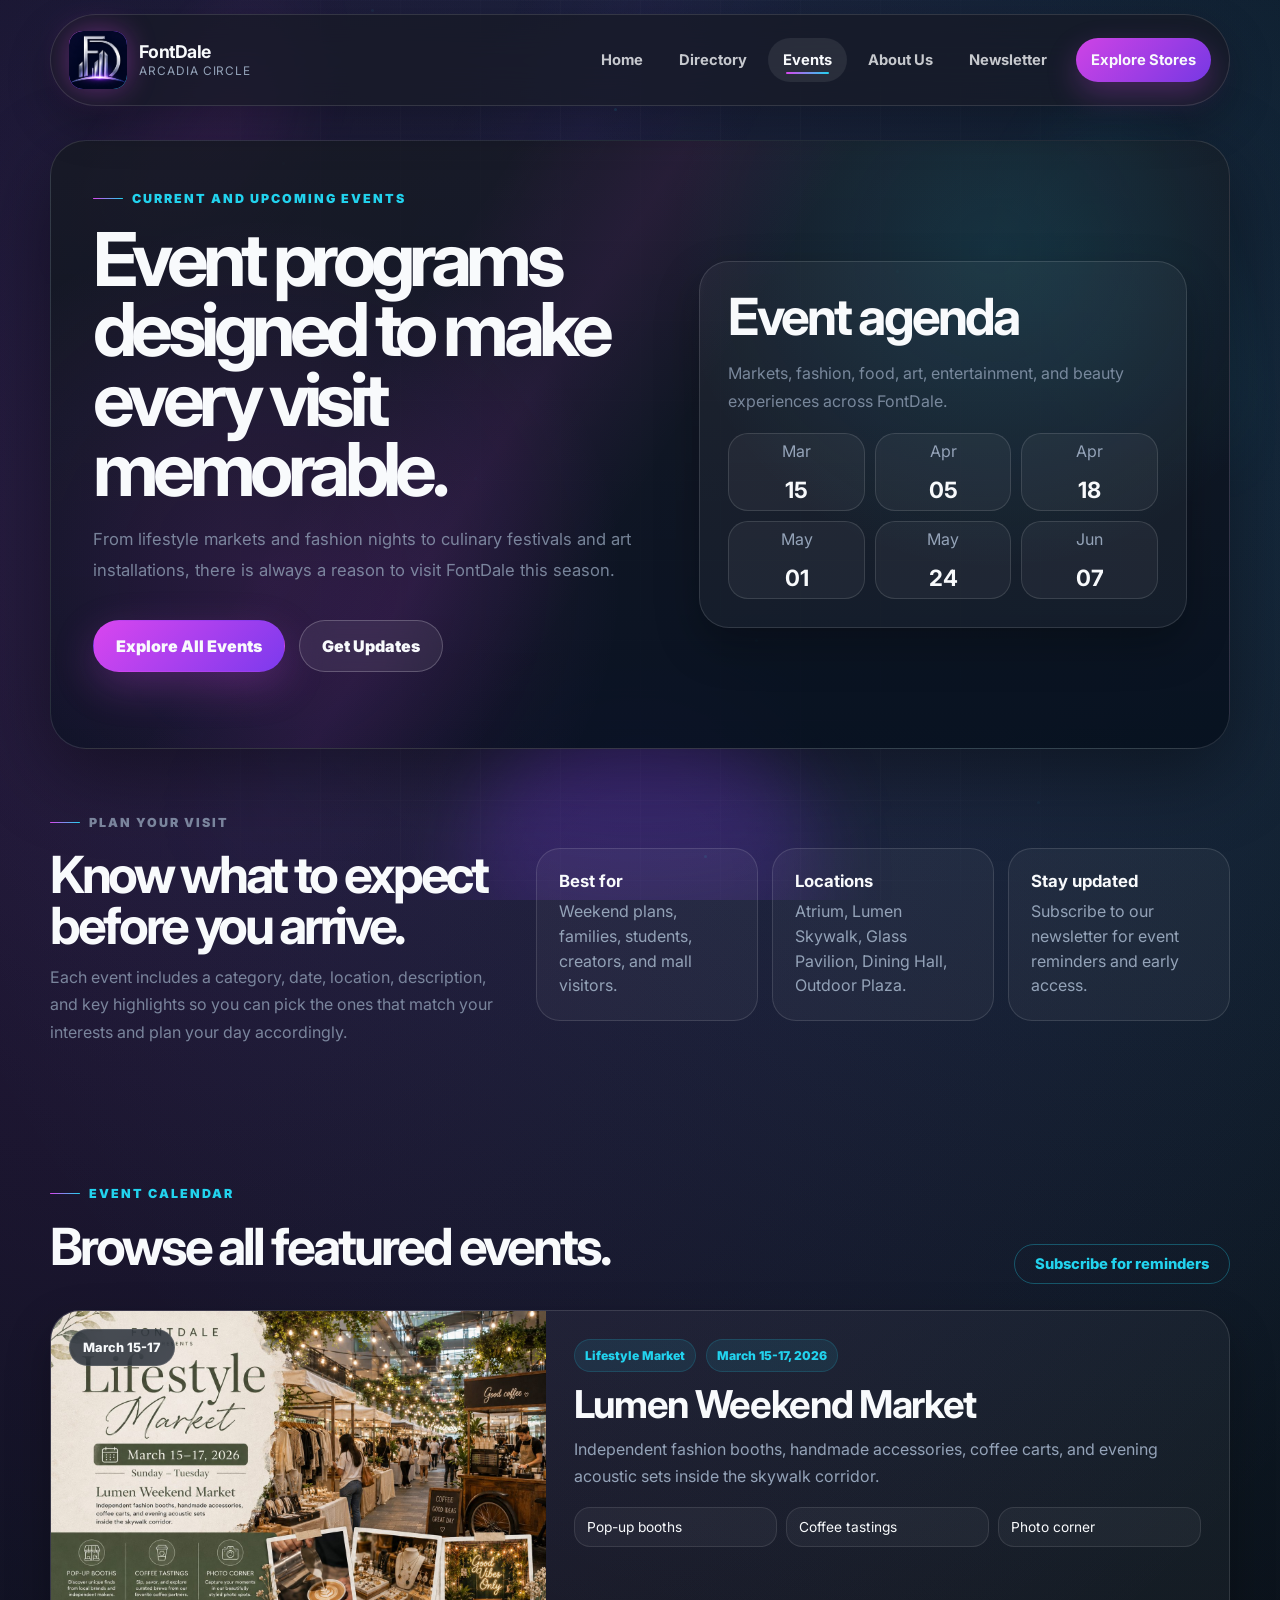
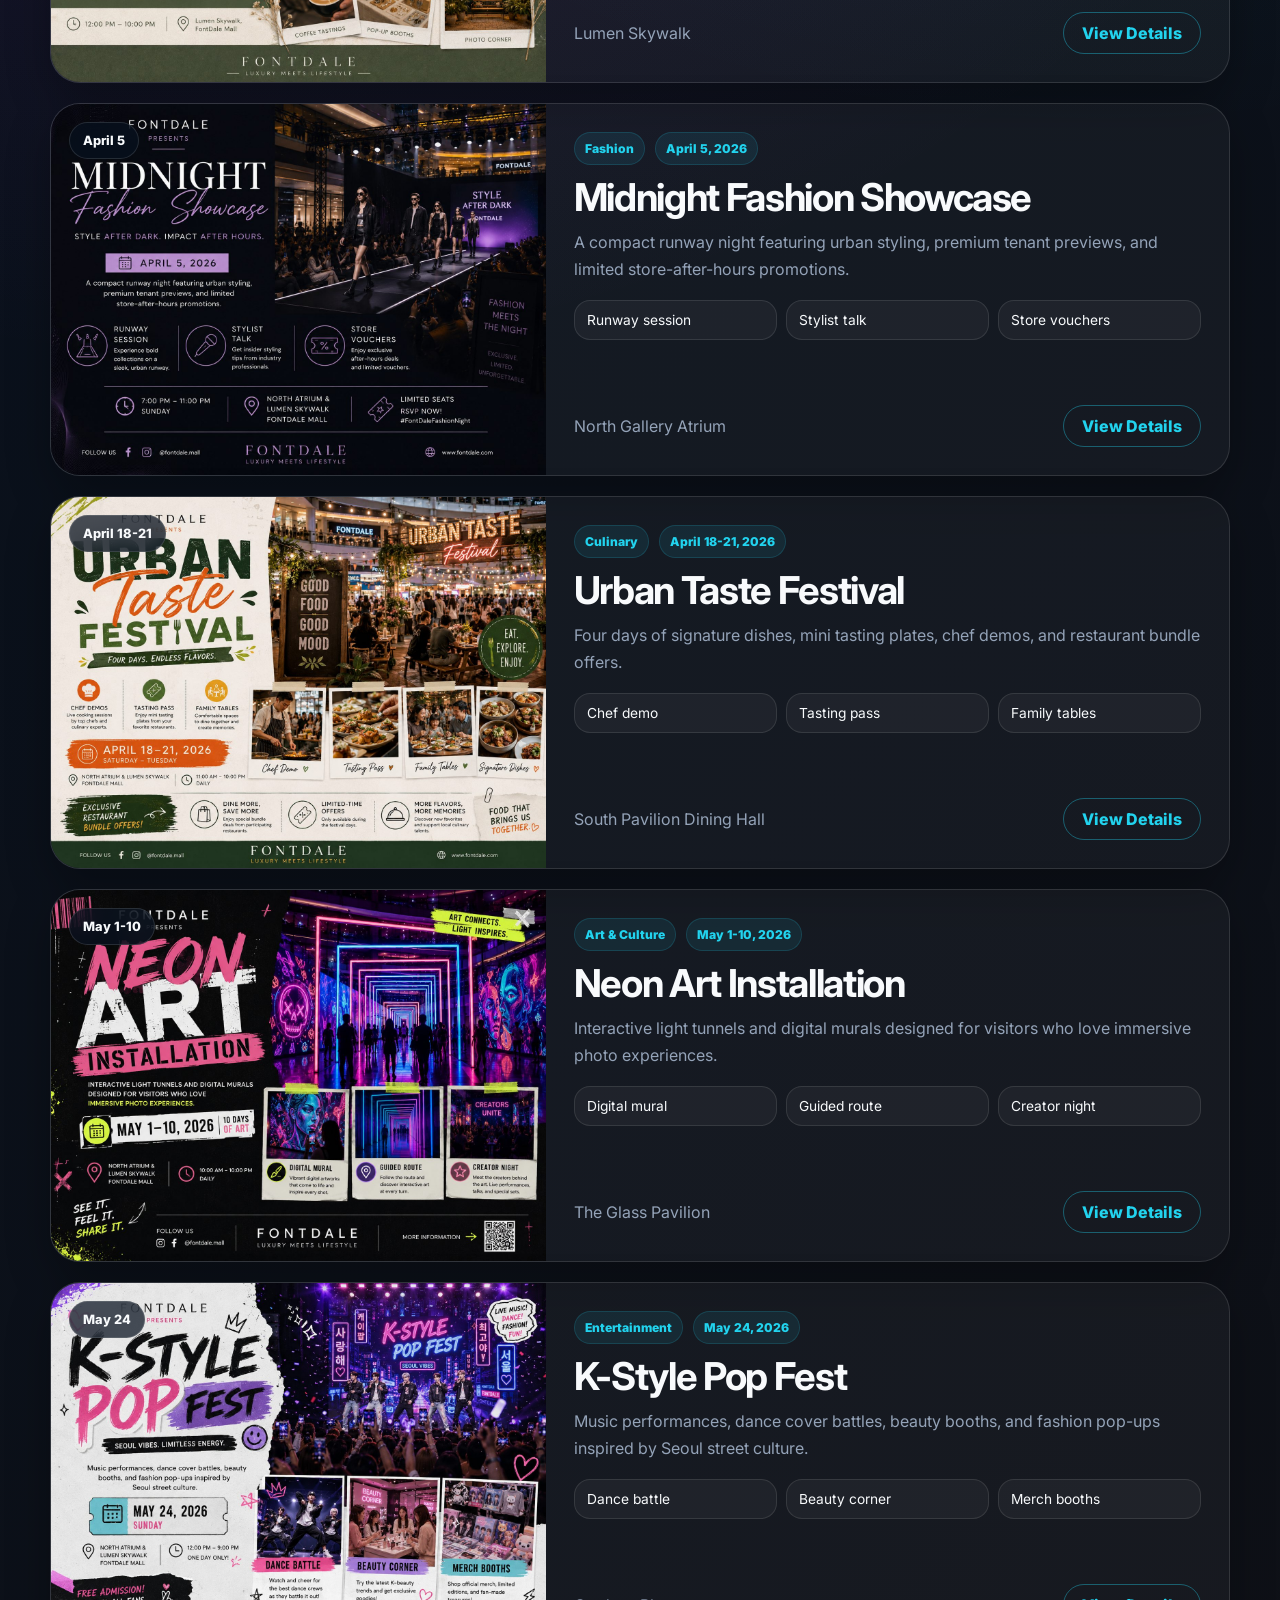
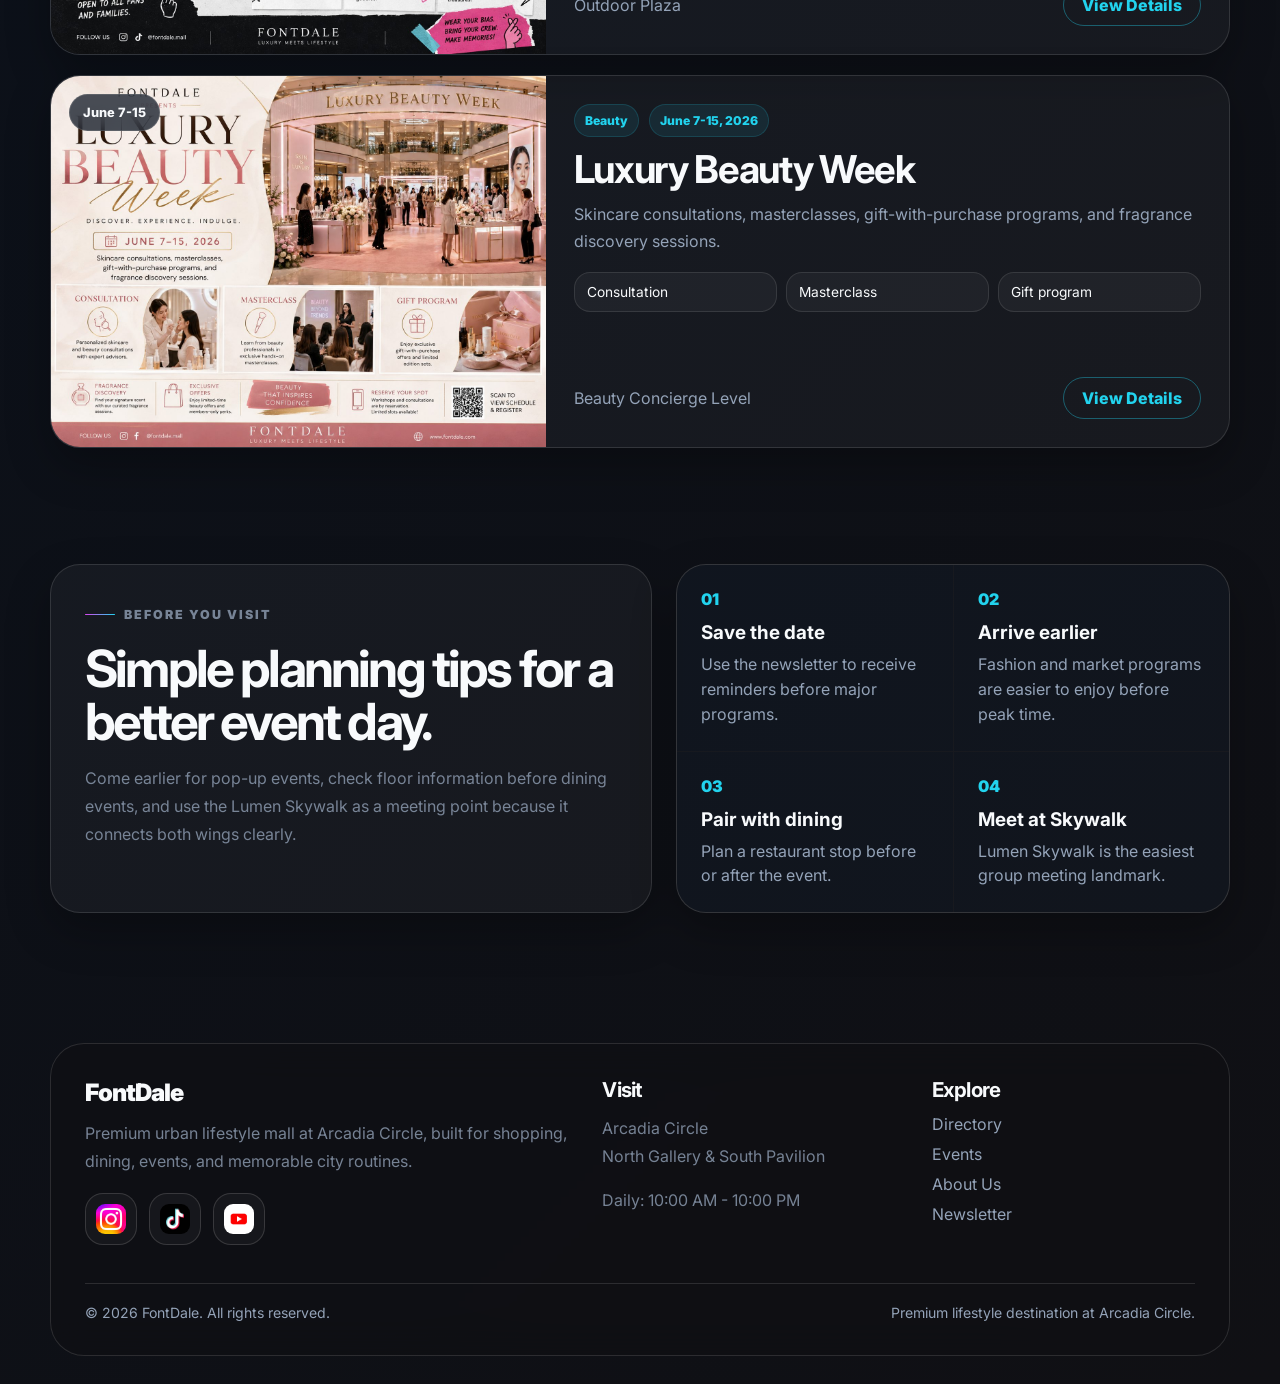
<file: events.html>
<!DOCTYPE html>
<html lang="en">
<head>
  <meta charset="UTF-8">
  <meta name="viewport" content="width=device-width, initial-scale=1.0">
  <meta name="description" content="Explore current and upcoming events at FontDale — from weekend markets and fashion showcases to food festivals and art installations.">
  <meta property="og:title" content="Events | FontDale">
  <meta property="og:description" content="Discover featured event programs happening at FontDale Arcadia Circle.">
  <meta property="og:type" content="website">
  <link rel="icon" href="data:image/svg+xml,<svg xmlns='http://www.w3.org/2000/svg' viewBox='0 0 100 100'><rect rx='20' width='100' height='100' fill='%23d946ef'/><text x='50' y='68' text-anchor='middle' font-size='52' font-weight='900' fill='white'>FD</text></svg>">
  <link rel="preconnect" href="https://fonts.googleapis.com">
  <link rel="preconnect" href="https://fonts.gstatic.com" crossorigin>
  <link href="https://fonts.googleapis.com/css2?family=Inter:wght@400;500;600;700;800;900&display=swap" rel="stylesheet">
  <link rel="stylesheet" href="css/style.css">
  <title>Events | FontDale</title>
</head>
<body>
  <div class="ambient-bg" aria-hidden="true">
    <span class="orb orb-one"></span>
    <span class="orb orb-two"></span>
    <span class="orb orb-three"></span>
    <span class="grid-haze"></span>
  </div>
  <header class="site-header compact-header" id="siteHeader">
  <a class="brand" href="index.html" aria-label="FontDale Home">
<span class="brand-mark">
  <img src="assets/Logo(FontDale)-Ai.png" alt="FontDale Logo" class="brand-logo-img">
</span>   
    <span class="brand-copy"><strong>FontDale</strong><small>Arcadia Circle</small></span>
  </a>
  <button class="menu-toggle" id="menuToggle" aria-label="Open navigation" aria-expanded="false">
    <span></span><span></span><span></span>
  </button>
  <nav class="main-nav" id="mainNav" aria-label="Main navigation">
    <a class="nav-link " href="index.html">Home</a><a class="nav-link " href="directory.html">Directory</a><a class="nav-link active" href="events.html">Events</a><a class="nav-link " href="about.html">About Us</a><a class="nav-link " href="newsletter.html">Newsletter</a>
    <a class="nav-cta" href="directory.html">Explore Stores</a>
  </nav>
</header>
<a class="skip-link" href="#main-content">Skip to content</a>
<main id="main-content">
  <section class="fd-hero fd-events-hero reveal-on-scroll">
    <div class="fd-hero-copy">
      <p class="eyebrow">Current and upcoming events</p>
      <h1>Event programs designed to make every visit memorable.</h1>
      <p class="hero-lead">From lifestyle markets and fashion nights to culinary festivals and art installations, there is always a reason to visit FontDale this season.</p>
      <div class="hero-actions">
        <a class="btn btn-primary magnetic" href="#event-list">Explore All Events</a>
        <a class="btn btn-secondary magnetic" href="newsletter.html">Get Updates</a>
      </div>
    </div>
    <div class="fd-event-agenda shimmer-card">
      <h3>Event agenda</h3>
      <p>Markets, fashion, food, art, entertainment, and beauty experiences across FontDale.</p>
      <div class="fd-agenda-list">
        <span>Mar <strong>15</strong></span><span>Apr <strong>05</strong></span><span>Apr <strong>18</strong></span><span>May <strong>01</strong></span><span>May <strong>24</strong></span><span>Jun <strong>07</strong></span>
      </div>
    </div>
  </section>

  <section class="fd-section fd-event-intro reveal-on-scroll">
    <div>
      <p class="eyebrow">Plan your visit</p>
      <h2>Know what to expect before you arrive.</h2>
      <p>Each event includes a category, date, location, description, and key highlights so you can pick the ones that match your interests and plan your day accordingly.</p>
    </div>
    <div class="fd-info-grid small-info-grid">
      <article><strong>Best for</strong><span>Weekend plans, families, students, creators, and mall visitors.</span></article>
      <article><strong>Locations</strong><span>Atrium, Lumen Skywalk, Glass Pavilion, Dining Hall, Outdoor Plaza.</span></article>
      <article><strong>Stay updated</strong><span>Subscribe to our newsletter for event reminders and early access.</span></article>
    </div>
  </section>

  <section class="fd-section" id="event-list">
    <div class="fd-section-title inline-title">
      <div>
        <p class="eyebrow">Event calendar</p>
        <h2>Browse all featured events.</h2>
      </div>
      <a class="text-link" href="newsletter.html">Subscribe for reminders</a>
    </div>
    <div class="fd-event-stack"><article class="fd-event-card reveal-on-scroll hover-lift" data-title="Lumen Weekend Market" data-date="March 15-17, 2026" data-location="Lumen Skywalk" data-description="Independent fashion booths, handmade accessories, coffee carts, and evening acoustic sets inside the skywalk corridor.">
  <div class="fd-event-media">
    <img src="assets/LumenMarket(Events)-Ai.jpg" alt="Lumen Weekend Market visual">
    <span>March 15-17</span>
  </div>
  <div class="fd-event-details">
    <div class="fd-event-topline"><span>Lifestyle Market</span><span>March 15-17, 2026</span></div>
    <h3>Lumen Weekend Market</h3>
    <p>Independent fashion booths, handmade accessories, coffee carts, and evening acoustic sets inside the skywalk corridor.</p>
    <ul><li>Pop-up booths</li><li>Coffee tastings</li><li>Photo corner</li></ul>
    <div class="fd-event-bottom"><span>Lumen Skywalk</span><button class="event-detail-button" type="button">View Details</button></div>
  </div>
</article><article class="fd-event-card reveal-on-scroll hover-lift" data-title="Midnight Fashion Showcase" data-date="April 5, 2026" data-location="North Gallery Atrium" data-description="A compact runway night featuring urban styling, premium tenant previews, and limited store-after-hours promotions.">
  <div class="fd-event-media">
    <img src="assets/MidnightFashion(Events)-Ai.jpg" alt="Midnight Fashion Showcase visual">
    <span>April 5</span>
  </div>
  <div class="fd-event-details">
    <div class="fd-event-topline"><span>Fashion</span><span>April 5, 2026</span></div>
    <h3>Midnight Fashion Showcase</h3>
    <p>A compact runway night featuring urban styling, premium tenant previews, and limited store-after-hours promotions.</p>
    <ul><li>Runway session</li><li>Stylist talk</li><li>Store vouchers</li></ul>
    <div class="fd-event-bottom"><span>North Gallery Atrium</span><button class="event-detail-button" type="button">View Details</button></div>
  </div>
</article><article class="fd-event-card reveal-on-scroll hover-lift" data-title="Urban Taste Festival" data-date="April 18-21, 2026" data-location="South Pavilion Dining Hall" data-description="Four days of signature dishes, mini tasting plates, chef demos, and restaurant bundle offers.">
  <div class="fd-event-media">
    <img src="assets/UrbanTaste(Events)-Ai.jpg"Urban Taste Festival visual">
    <span>April 18-21</span>
  </div>
  <div class="fd-event-details">
    <div class="fd-event-topline"><span>Culinary</span><span>April 18-21, 2026</span></div>
    <h3>Urban Taste Festival</h3>
    <p>Four days of signature dishes, mini tasting plates, chef demos, and restaurant bundle offers.</p>
    <ul><li>Chef demo</li><li>Tasting pass</li><li>Family tables</li></ul>
    <div class="fd-event-bottom"><span>South Pavilion Dining Hall</span><button class="event-detail-button" type="button">View Details</button></div>
  </div>
</article><article class="fd-event-card reveal-on-scroll hover-lift" data-title="Neon Art Installation" data-date="May 1-10, 2026" data-location="The Glass Pavilion" data-description="Interactive light tunnels and digital murals designed for visitors who love immersive photo experiences.">
  <div class="fd-event-media">
    <img src="assets/NeonArt(Events)-Ai.jpg" alt="Neon Art Installation visual">
    <span>May 1-10</span>
  </div>
  <div class="fd-event-details">
    <div class="fd-event-topline"><span>Art &amp; Culture</span><span>May 1-10, 2026</span></div>
    <h3>Neon Art Installation</h3>
    <p>Interactive light tunnels and digital murals designed for visitors who love immersive photo experiences.</p>
    <ul><li>Digital mural</li><li>Guided route</li><li>Creator night</li></ul>
    <div class="fd-event-bottom"><span>The Glass Pavilion</span><button class="event-detail-button" type="button">View Details</button></div>
  </div>
</article><article class="fd-event-card reveal-on-scroll hover-lift" data-title="K-Style Pop Fest" data-date="May 24, 2026" data-location="Outdoor Plaza" data-description="Music performances, dance cover battles, beauty booths, and fashion pop-ups inspired by Seoul street culture.">
  <div class="fd-event-media">
    <img src="assets/K-Style(Events)-Ai.jpg" alt="K-Style Pop Fest visual">
    <span>May 24</span>
  </div>
  <div class="fd-event-details">
    <div class="fd-event-topline"><span>Entertainment</span><span>May 24, 2026</span></div>
    <h3>K-Style Pop Fest</h3>
    <p>Music performances, dance cover battles, beauty booths, and fashion pop-ups inspired by Seoul street culture.</p>
    <ul><li>Dance battle</li><li>Beauty corner</li><li>Merch booths</li></ul>
    <div class="fd-event-bottom"><span>Outdoor Plaza</span><button class="event-detail-button" type="button">View Details</button></div>
  </div>
</article><article class="fd-event-card reveal-on-scroll hover-lift" data-title="Luxury Beauty Week" data-date="June 7-15, 2026" data-location="Beauty Concierge Level" data-description="Skincare consultations, masterclasses, gift-with-purchase programs, and fragrance discovery sessions.">
  <div class="fd-event-media">
    <img src="assets/LuxuryBeauty(Events)-Ai.jpg" alt="Luxury Beauty Week visual">
    <span>June 7-15</span>
  </div>
  <div class="fd-event-details">
    <div class="fd-event-topline"><span>Beauty</span><span>June 7-15, 2026</span></div>
    <h3>Luxury Beauty Week</h3>
    <p>Skincare consultations, masterclasses, gift-with-purchase programs, and fragrance discovery sessions.</p>
    <ul><li>Consultation</li><li>Masterclass</li><li>Gift program</li></ul>
    <div class="fd-event-bottom"><span>Beauty Concierge Level</span><button class="event-detail-button" type="button">View Details</button></div>
  </div>
</article></div>
  </section>

  <section class="fd-section fd-split-story reveal-on-scroll">
    <div class="fd-story-panel">
      <p class="eyebrow">Before you visit</p>
      <h2>Simple planning tips for a better event day.</h2>
      <p>Come earlier for pop-up events, check floor information before dining events, and use the Lumen Skywalk as a meeting point because it connects both wings clearly.</p>
    </div>
    <div class="fd-mini-guide">
      <article><span>01</span><strong>Save the date</strong><p>Use the newsletter to receive reminders before major programs.</p></article>
      <article><span>02</span><strong>Arrive earlier</strong><p>Fashion and market programs are easier to enjoy before peak time.</p></article>
      <article><span>03</span><strong>Pair with dining</strong><p>Plan a restaurant stop before or after the event.</p></article>
      <article><span>04</span><strong>Meet at Skywalk</strong><p>Lumen Skywalk is the easiest group meeting landmark.</p></article>
    </div>
  </section>
</main>
<div class="event-modal" id="eventModal" aria-hidden="true">
  <div class="event-modal-panel" role="dialog" aria-modal="true" aria-labelledby="eventModalTitle">
    <button class="event-modal-close" id="eventModalClose" type="button">Close</button>
    <p class="eyebrow" id="eventModalDate">Event date</p>
    <h2 id="eventModalTitle">Event title</h2>
    <p id="eventModalDescription">Event description</p>
    <div class="fd-info-grid small-info-grid"><article><strong>Location</strong><span id="eventModalLocation">Location</span></article><article><strong>Reminder</strong><span>Arrive early and check the directory before visiting.</span></article></div>
  </div>
</div>
  <footer class="site-footer compact-footer">
  <div class="footer-grid">
    <div>
      <a class="footer-brand" href="index.html">FontDale</a>
      <p>Premium urban lifestyle mall at Arcadia Circle, built for shopping, dining, events, and memorable city routines.</p>
      <div class="social-row" aria-label="Social links">
        <a href="#" aria-label="Instagram">
    <img src="assets/Instagram(Logo).jpg" alt="Instagram">
  </a>

  <a href="#" aria-label="TikTok">
    <img src="assets/Tiktok(Logo).jpg" alt="TikTok">
  </a>

  <a href="#" aria-label="YouTube">
    <img src="assets/Youtube(Logo).jpg" alt="YouTube">
  </a>
      </div>
    </div>
    <div>
      <h3>Visit</h3>
      <p>Arcadia Circle<br>North Gallery &amp; South Pavilion</p>
      <p>Daily: 10:00 AM - 10:00 PM</p>
    </div>
    <div>
      <h3>Explore</h3>
      <a href="directory.html">Directory</a>
      <a href="events.html">Events</a>
      <a href="about.html">About Us</a>
      <a href="newsletter.html">Newsletter</a>
    </div>
  </div>
  <div class="footer-bottom">
    <span>© 2026 FontDale. All rights reserved.</span>
    <span>Premium lifestyle destination at Arcadia Circle.</span>
  </div>
</footer>
<script src="js/script.js"></script>
</body>
</html>
</file>
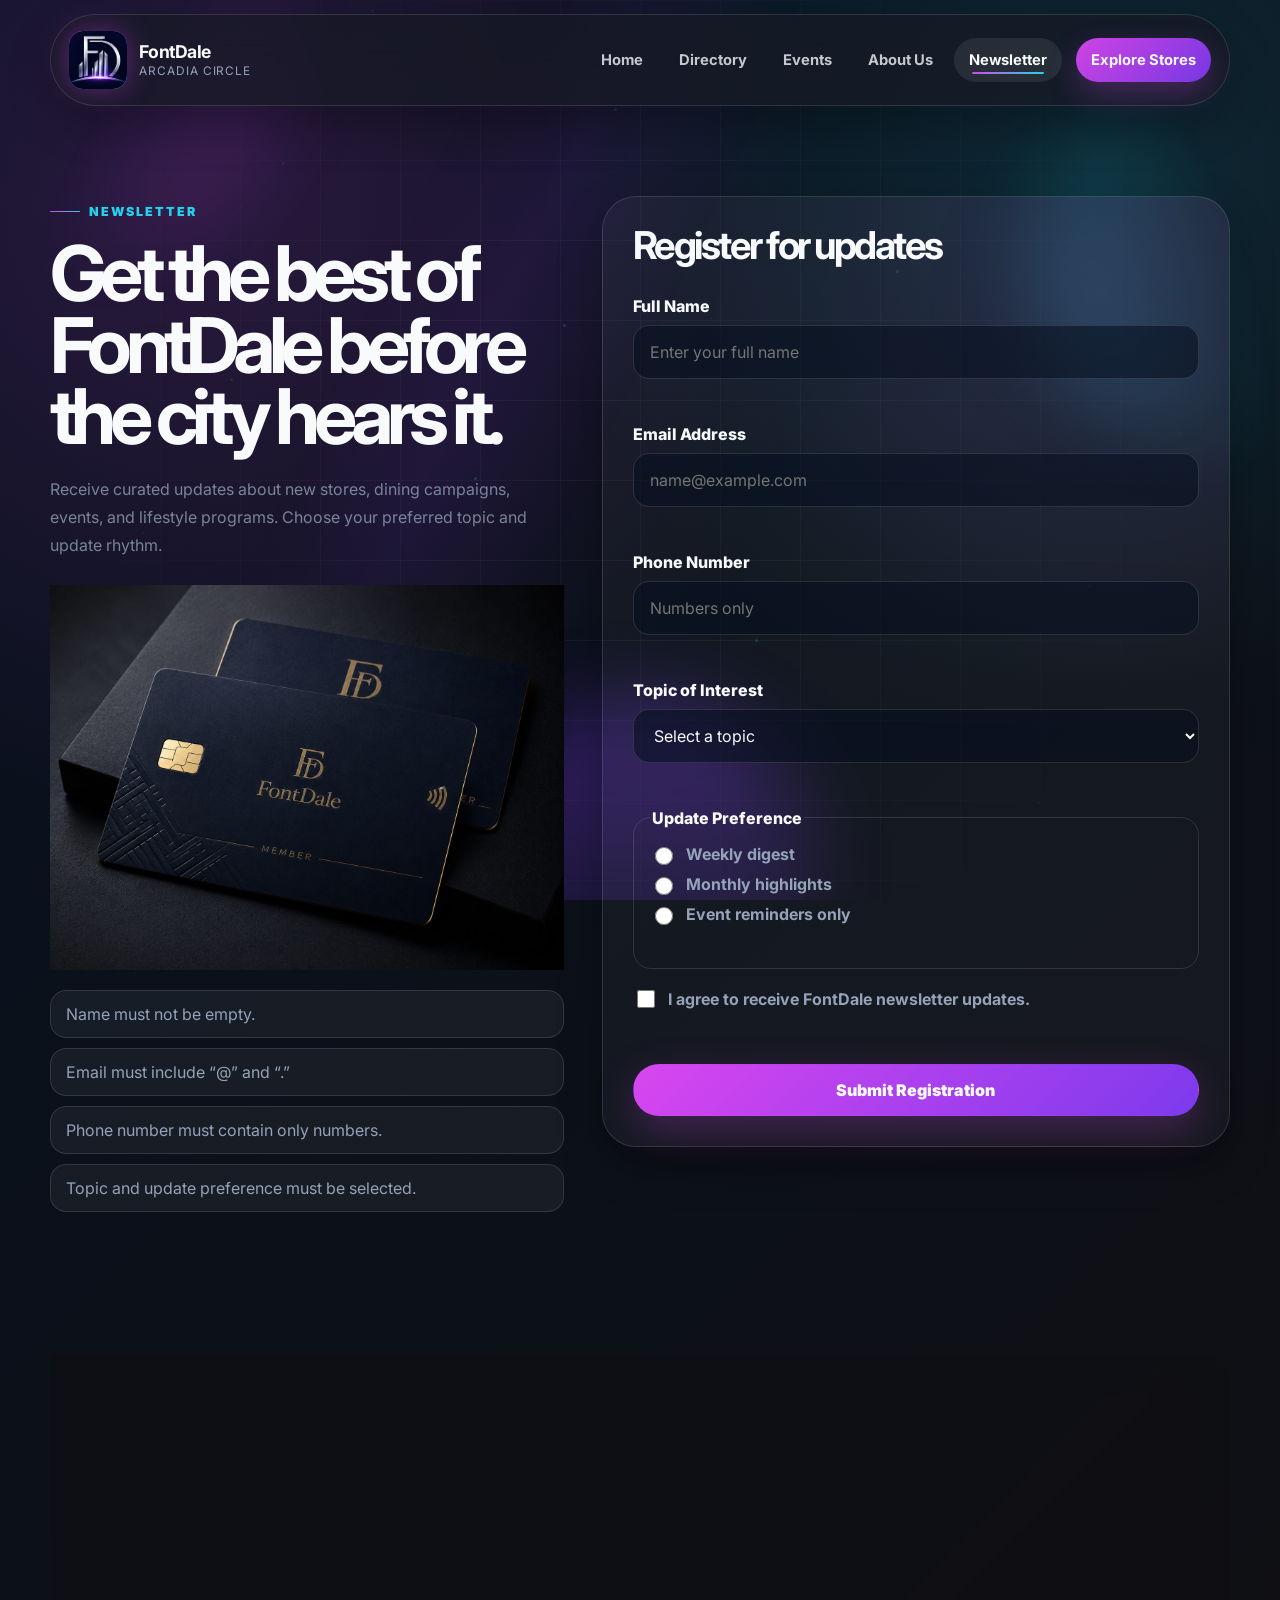
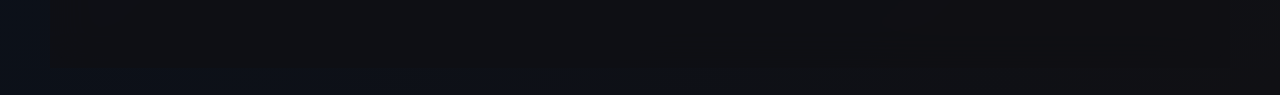
<file: newsletter.html>
<!DOCTYPE html>
<html lang="en">
<head>
  <meta charset="UTF-8">
  <meta name="viewport" content="width=device-width, initial-scale=1.0">
  <meta name="description" content="Subscribe to the FontDale newsletter for curated updates about new stores, dining campaigns, events, and lifestyle programs at Arcadia Circle.">
  <meta property="og:title" content="Newsletter | FontDale">
  <meta property="og:description" content="Get the best of FontDale delivered to your inbox — updates on shopping, dining, and events.">
  <meta property="og:type" content="website">
  <link rel="icon" href="data:image/svg+xml,<svg xmlns='http://www.w3.org/2000/svg' viewBox='0 0 100 100'><rect rx='20' width='100' height='100' fill='%23d946ef'/><text x='50' y='68' text-anchor='middle' font-size='52' font-weight='900' fill='white'>FD</text></svg>">
  <title>Newsletter | FontDale</title>
  <link rel="preconnect" href="https://fonts.googleapis.com">
  <link rel="preconnect" href="https://fonts.gstatic.com" crossorigin>
  <link href="https://fonts.googleapis.com/css2?family=Inter:wght@400;500;600;700;800;900&display=swap" rel="stylesheet">
  <link rel="stylesheet" href="css/style.css">
</head>
<body>
  <div class="ambient-bg" aria-hidden="true">
    <span class="orb orb-one"></span>
    <span class="orb orb-two"></span>
    <span class="orb orb-three"></span>
    <span class="grid-haze"></span>
  </div>
  <header class="site-header compact-header" id="siteHeader">
  <a class="brand" href="index.html" aria-label="FontDale Home">
    <span class="brand-mark">
  <img src="assets/Logo(FontDale)-Ai.png" alt="FontDale Logo" class="brand-logo-img">
</span>
    <span class="brand-copy"><strong>FontDale</strong><small>Arcadia Circle</small></span>
  </a>
  <button class="menu-toggle" id="menuToggle" aria-label="Open navigation" aria-expanded="false">
    <span></span><span></span><span></span>
  </button>
  <nav class="main-nav" id="mainNav" aria-label="Main navigation">
    <a class="nav-link" href="index.html">Home</a><a class="nav-link" href="directory.html">Directory</a><a class="nav-link" href="events.html">Events</a><a class="nav-link" href="about.html">About Us</a><a class="nav-link active" href="newsletter.html">Newsletter</a>
    <a class="nav-cta" href="directory.html">Explore Stores</a>
  </nav>
</header>
<a class="skip-link" href="#main-content">Skip to content</a>
  <main id="main-content">
  <section class="newsletter-layout section-pad reveal-on-scroll">
    <div class="newsletter-copy">
      <p class="eyebrow">Newsletter</p>
      <h1>Get the best of FontDale before the city hears it.</h1>
      <p>Receive curated updates about new stores, dining campaigns, events, and lifestyle programs. Choose your preferred topic and update rhythm.</p>
      <img src="assets/Card(Newsletter)-Ai.jpg" alt="Newsletter visual">
      <div class="hint-stack">
        <span>Name must not be empty.</span>
        <span>Email must include “@” and “.”</span>
        <span>Phone number must contain only numbers.</span>
        <span>Topic and update preference must be selected.</span>
      </div>
    </div>
    <form class="newsletter-form" id="newsletterForm" novalidate>
      <h2>Register for updates</h2>
      <div class="form-group">
        <label for="fullName">Full Name</label>
        <input type="text" id="fullName" name="fullName" placeholder="Enter your full name">
        <small class="error-message" id="nameError"></small>
      </div>
      <div class="form-group">
        <label for="emailAddress">Email Address</label>
        <input type="text" id="emailAddress" name="emailAddress" placeholder="name@example.com">
        <small class="error-message" id="emailError"></small>
      </div>
      <div class="form-group">
        <label for="phoneNumber">Phone Number</label>
        <input type="text" id="phoneNumber" name="phoneNumber" placeholder="Numbers only">
        <small class="error-message" id="phoneError"></small>
      </div>
      <div class="form-group">
        <label for="interestTopic">Topic of Interest</label>
        <select id="interestTopic" name="interestTopic">
          <option value="">Select a topic</option>
          <option value="shopping">Shopping</option>
          <option value="dining">Dining</option>
          <option value="events">Events</option>
          <option value="entertainment">Entertainment</option>
          <option value="family">Family Activities</option>
        </select>
        <small class="error-message" id="topicError"></small>
      </div>
      <fieldset class="form-group preference-group">
        <legend>Update Preference</legend>
        <label><input type="radio" name="preference" value="weekly"> Weekly digest</label>
        <label><input type="radio" name="preference" value="monthly"> Monthly highlights</label>
        <label><input type="radio" name="preference" value="events"> Event reminders only</label>
        <small class="error-message" id="preferenceError"></small>
      </fieldset>
      <div class="form-group check-group">
        <label><input type="checkbox" id="agreement"> I agree to receive FontDale newsletter updates.</label>
        <small class="error-message" id="agreementError"></small>
      </div>
      <button class="btn btn-primary form-submit" type="submit">Submit Registration</button>
      <div class="success-box" id="successBox" aria-live="polite"></div>
    </form>
  </section>
</main>
  <footer class="site-footer compact-footer">
  <div class="footer-grid">
    <div>
      <a class="footer-brand" href="index.html">FontDale</a>
      <p>Premium urban lifestyle mall at Arcadia Circle, built for shopping, dining, events, and memorable city routines.</p>
      <div class="social-row" aria-label="Social links">
         <a href="#" aria-label="Instagram">
    <img src="assets/Instagram(Logo).jpg" alt="Instagram">
  </a>

  <a href="#" aria-label="TikTok">
    <img src="assets/Tiktok(Logo).jpg" alt="TikTok">
  </a>

  <a href="#" aria-label="YouTube">
    <img src="assets/Youtube(Logo).jpg" alt="YouTube">
  </a>
      </div>
    </div>
    <div>
      <h3>Visit</h3>
      <p>Arcadia Circle<br>North Gallery &amp; South Pavilion</p>
      <p>Daily: 10:00 AM - 10:00 PM</p>
    </div>
    <div>
      <h3>Explore</h3>
      <a href="directory.html">Directory</a>
      <a href="events.html">Events</a>
      <a href="about.html">About Us</a>
      <a href="newsletter.html">Newsletter</a>
    </div>
  </div>
  <div class="footer-bottom">
    <span>© 2026 FontDale. All rights reserved.</span>
    <span>Premium lifestyle destination at Arcadia Circle.</span>
  </div>
</footer>
  <script src="js/script.js"></script>
</body>
</html>
</file>
<file: css/style.css>
:root {
  --deep-navy: #07111f;
  --charcoal: #101014;
  --glass: #171a24;
  --magenta: #d946ef;
  --violet: #7c3aed;
  --cyan: #22d3ee;
  --white: #f8fafc;
  --gray: #94a3b8;
  --muted: rgba(148, 163, 184, 0.78);
  --line: rgba(248, 250, 252, 0.12);
  --line-strong: rgba(248, 250, 252, 0.22);
  --shadow: 0 24px 80px rgba(0, 0, 0, 0.42);
  --soft-shadow: 0 18px 44px rgba(0, 0, 0, 0.28);
  --radius-xl: 34px;
  --radius-lg: 26px;
  --radius-md: 18px;
  --header-height: 84px;
  --container: min(1180px, calc(100% - 40px));
}

* {
  box-sizing: border-box;
}

html {
  scroll-behavior: smooth;
}

body {
  margin: 0;
  min-height: 100vh;
  font-family: "Inter", Arial, sans-serif;
  color: var(--white);
  background:
    radial-gradient(circle at 16% 12%, rgba(217, 70, 239, 0.16), transparent 34%),
    radial-gradient(circle at 86% 10%, rgba(34, 211, 238, 0.13), transparent 30%),
    linear-gradient(135deg, var(--deep-navy), var(--charcoal));
  overflow-x: hidden;
}

a {
  color: inherit;
  text-decoration: none;
}

img {
  display: block;
  width: 100%;
  max-width: 100%;
}

button,
input,
select {
  font: inherit;
}

button {
  cursor: pointer;
}

::selection {
  background: rgba(217, 70, 239, 0.42);
  color: var(--white);
}

.skip-link {
  position: fixed;
  top: -100%;
  left: 16px;
  z-index: 100;
  padding: 12px 20px;
  border-radius: 999px;
  color: var(--white);
  background: linear-gradient(135deg, var(--magenta), var(--violet));
  font-weight: 800;
  font-size: 0.92rem;
  transition: top 200ms ease;
}

.skip-link:focus {
  top: 16px;
}

.ambient-bg {
  position: fixed;
  inset: 0;
  z-index: -2;
  overflow: hidden;
  pointer-events: none;
  background:
    linear-gradient(rgba(248, 250, 252, 0.035) 1px, transparent 1px),
    linear-gradient(90deg, rgba(248, 250, 252, 0.035) 1px, transparent 1px);
  background-size: 80px 80px;
  mask-image: radial-gradient(circle at center, black 30%, transparent 82%);
}

.orb {
  position: absolute;
  width: 360px;
  height: 360px;
  border-radius: 999px;
  filter: blur(40px);
  opacity: 0.38;
  animation: orbDrift 14s ease-in-out infinite alternate;
}

.orb-one {
  top: -120px;
  left: -80px;
  background: var(--magenta);
}

.orb-two {
  right: -120px;
  top: 80px;
  background: var(--cyan);
  animation-duration: 17s;
}

.orb-three {
  left: 36%;
  bottom: -160px;
  background: var(--violet);
  animation-duration: 20s;
}

.grid-haze {
  position: absolute;
  inset: 0;
  background: linear-gradient(115deg, transparent 0 30%, rgba(124, 58, 237, 0.08) 38%, transparent 48% 100%);
  animation: ribbonSweep 10s linear infinite;
}

.micro-light {
  position: absolute;
  width: 3px;
  height: 3px;
  border-radius: 50%;
  background: var(--cyan);
  opacity: 0.2;
  animation: microPulse 4.5s ease-in-out infinite;
}

.site-header {
  position: sticky;
  top: 14px;
  z-index: 20;
  width: var(--container);
  min-height: var(--header-height);
  margin: 14px auto 0;
  display: flex;
  align-items: center;
  justify-content: space-between;
  gap: 22px;
  padding: 16px 18px;
  border: 1px solid var(--line);
  border-radius: 999px;
  background: rgba(23, 26, 36, 0.72);
  backdrop-filter: blur(22px);
  box-shadow: var(--soft-shadow);
  transition:
    transform 240ms ease,
    background 240ms ease,
    border-color 240ms ease,
    box-shadow 240ms ease;
}

.site-header.is-scrolled {
  background: rgba(16, 16, 20, 0.86);
  border-color: rgba(34, 211, 238, 0.22);
  box-shadow: 0 18px 60px rgba(0, 0, 0, 0.48);
}

.brand {
  display: inline-flex;
  align-items: center;
  gap: 12px;
  min-width: max-content;
}

.brand-mark {
  display: grid;
  place-items: center;
  width: 52px;
  height: 52px;
  border-radius: 18px;
  font-weight: 900;
  letter-spacing: -0.08em;
  color: var(--white);
  background:
    radial-gradient(circle at 20% 20%, rgba(248, 250, 252, 0.24), transparent 25%),
    linear-gradient(135deg, var(--magenta), var(--violet), var(--cyan));
  box-shadow: 0 0 28px rgba(217, 70, 239, 0.38);
}

.brand-copy {
  display: grid;
  line-height: 1.05;
}

.brand-copy strong {
  font-size: 1.1rem;
  letter-spacing: -0.03em;
}

.brand-copy small {
  margin-top: 4px;
  color: var(--gray);
  font-size: 0.74rem;
  letter-spacing: 0.08em;
  text-transform: uppercase;
}

.main-nav {
  display: flex;
  align-items: center;
  justify-content: flex-end;
  gap: 6px;
}

.nav-link,
.nav-cta {
  position: relative;
  display: inline-flex;
  align-items: center;
  justify-content: center;
  min-height: 44px;
  padding: 0 15px;
  border-radius: 999px;
  color: rgba(248, 250, 252, 0.78);
  font-weight: 700;
  font-size: 0.92rem;
  transition:
    color 220ms ease,
    background 220ms ease,
    transform 220ms ease;
}

.nav-link::after {
  content: "";
  position: absolute;
  left: 18px;
  right: 18px;
  bottom: 8px;
  height: 2px;
  border-radius: 2px;
  background: linear-gradient(90deg, var(--magenta), var(--cyan));
  transform: scaleX(0);
  transform-origin: center;
  transition: transform 220ms ease;
}

.nav-link:hover,
.nav-link.active {
  color: var(--white);
  background: rgba(248, 250, 252, 0.08);
}

.nav-link:hover::after,
.nav-link.active::after {
  transform: scaleX(1);
}

.nav-cta {
  margin-left: 8px;
  color: var(--white);
  background: linear-gradient(135deg, rgba(217, 70, 239, 0.95), rgba(124, 58, 237, 0.95));
  box-shadow: 0 12px 30px rgba(217, 70, 239, 0.26);
}

.nav-cta:hover {
  transform: translateY(-2px);
  box-shadow: 0 16px 36px rgba(34, 211, 238, 0.18);
}

.menu-toggle {
  display: none;
  width: 48px;
  height: 48px;
  border: 1px solid var(--line);
  border-radius: 16px;
  color: var(--white);
  background: rgba(248, 250, 252, 0.06);
}

.menu-toggle span {
  display: block;
  width: 20px;
  height: 2px;
  margin: 5px auto;
  border-radius: 999px;
  background: var(--white);
  transition: transform 220ms ease, opacity 220ms ease;
}

.menu-toggle.is-active span:nth-child(1) {
  transform: translateY(7px) rotate(45deg);
}

.menu-toggle.is-active span:nth-child(2) {
  opacity: 0;
}

.menu-toggle.is-active span:nth-child(3) {
  transform: translateY(-7px) rotate(-45deg);
}

main {
  position: relative;
}

.section-pad,
.newsletter-layout {
  width: var(--container);
  margin-inline: auto;
}


.eyebrow {
  display: inline-flex;
  align-items: center;
  gap: 9px;
  margin: 0 0 16px;
  color: var(--cyan);
  font-size: 0.78rem;
  font-weight: 900;
  letter-spacing: 0.16em;
  text-transform: uppercase;
}

.eyebrow::before {
  content: "";
  width: 30px;
  height: 1px;
  border-radius: 999px;
  background: linear-gradient(90deg, var(--magenta), var(--cyan));
}

h1,
h2,
h3,
p {
  margin-top: 0;
}

h1 {
  margin-bottom: 22px;
  font-size: clamp(3rem, 7vw, 6.6rem);
  line-height: 0.93;
  letter-spacing: -0.085em;
}

h2 {
  margin-bottom: 14px;
  font-size: clamp(2rem, 4vw, 4.4rem);
  line-height: 0.96;
  letter-spacing: -0.065em;
}

h3 {
  margin-bottom: 10px;
  font-size: 1.28rem;
  line-height: 1.15;
  letter-spacing: -0.035em;
}

p {
  color: var(--muted);
  line-height: 1.75;
}

.hero-lead {
  max-width: 650px;
  font-size: 1.13rem;
}

.hero-actions {
  display: flex;
  align-items: center;
  flex-wrap: wrap;
  gap: 14px;
  margin: 34px 0;
}

.btn {
  position: relative;
  isolation: isolate;
  display: inline-flex;
  align-items: center;
  justify-content: center;
  min-height: 52px;
  padding: 0 22px;
  border-radius: 999px;
  border: 1px solid transparent;
  overflow: hidden;
  font-weight: 900;
  transition:
    transform 220ms ease,
    box-shadow 220ms ease,
    border-color 220ms ease;
}

.btn::before {
  content: "";
  position: absolute;
  inset: 0;
  z-index: -1;
  opacity: 0;
  background: linear-gradient(90deg, transparent, rgba(248, 250, 252, 0.35), transparent);
  transform: translateX(-100%);
  transition: opacity 220ms ease;
}

.btn:hover::before {
  opacity: 1;
  animation: sheen 900ms ease;
}

.btn-primary {
  color: var(--white);
  background: linear-gradient(135deg, var(--magenta), var(--violet));
  box-shadow: 0 14px 40px rgba(217, 70, 239, 0.25);
}

.btn-secondary {
  color: var(--white);
  border-color: var(--line-strong);
  background: rgba(248, 250, 252, 0.07);
  backdrop-filter: blur(14px);
}

.btn:hover {
  transform: translateY(-3px);
}

.section-pad {
  padding: 70px 0;
}

.filter-bar {
  display: flex;
  justify-content: center;
  flex-wrap: wrap;
  gap: 10px;
  margin-top: 30px;
}

.filter-chip {
  min-height: 44px;
  padding: 0 18px;
  border: 1px solid var(--line);
  border-radius: 999px;
  color: var(--white);
  background: rgba(248, 250, 252, 0.07);
  transition:
    transform 220ms ease,
    background 220ms ease,
    border-color 220ms ease,
    box-shadow 220ms ease;
}

.filter-chip:hover,
.filter-chip.active {
  transform: translateY(-2px);
  border-color: rgba(34, 211, 238, 0.46);
  background: linear-gradient(135deg, rgba(217, 70, 239, 0.30), rgba(34, 211, 238, 0.16));
  box-shadow: 0 12px 26px rgba(34, 211, 238, 0.12);
}

.directory-section {
  transition: opacity 260ms ease, transform 260ms ease;
}

.directory-section.is-hidden {
  display: none;
}


.directory-card {
  border-radius: var(--radius-lg);
  overflow: hidden;
  transform-origin: center;
  transition:
    opacity 250ms ease,
    transform 250ms ease,
    border-color 250ms ease,
    box-shadow 250ms ease;
}

.directory-card:hover {
  border-color: rgba(34, 211, 238, 0.28);
  box-shadow: 0 28px 80px rgba(0, 0, 0, 0.42);
}

.directory-card.is-filtered-out {
  opacity: 0.18;
  transform: scale(0.98);
}

.category-label {
  display: inline-flex;
  margin-bottom: 12px;
  padding: 7px 10px;
  border-radius: 999px;
  color: var(--cyan);
  background: rgba(34, 211, 238, 0.08);
  border: 1px solid rgba(34, 211, 238, 0.18);
  font-size: 0.75rem;
  font-weight: 900;
}

.text-link {
  display: inline-flex;
  align-items: center;
  gap: 6px;
  padding: 10px 20px;
  border-radius: 999px;
  border: 1px solid rgba(34, 211, 238, 0.32);
  color: var(--cyan);
  font-weight: 800;
  font-size: 0.92rem;
  white-space: nowrap;
  transition: transform 220ms ease, background 220ms ease, color 220ms ease, border-color 220ms ease;
}

.text-link:hover {
  transform: translateY(-2px);
  background: rgba(34, 211, 238, 0.10);
  border-color: rgba(34, 211, 238, 0.52);
  color: var(--white);
}

.compact-footer {
  margin-top: 48px;
}

.newsletter-layout {
  display: grid;
  grid-template-columns: 0.9fr 1.1fr;
  gap: 38px;
  align-items: start;
  padding-top: 90px;
}

.newsletter-copy {
  position: sticky;
  top: 120px;
}

.newsletter-copy h1 {
  font-size: clamp(3rem, 6vw, 5.8rem);
}

.newsletter-copy img {
  margin: 26px 0 20px;
}

.hint-stack {
  display: grid;
  gap: 10px;
}

.hint-stack span {
  padding: 13px 15px;
  border: 1px solid var(--line);
  border-radius: 16px;
  color: var(--gray);
  background: rgba(248, 250, 252, 0.05);
}

.newsletter-form {
  display: grid;
  gap: 18px;
  padding: 30px;
  border-radius: var(--radius-xl);
  border: 1px solid rgba(248, 250, 252, 0.12);
  background:
    radial-gradient(circle at 80% 10%, rgba(217, 70, 239, 0.10), transparent 40%),
    rgba(255, 255, 255, 0.035);
  box-shadow: var(--soft-shadow);
}

.form-submit {
  width: 100%;
  margin-top: 8px;
}

.newsletter-form h2 {
  font-size: clamp(1.8rem, 3vw, 2.8rem);
}

.form-group {
  display: grid;
  gap: 9px;
}

.form-group label,
.preference-group legend {
  color: var(--white);
  font-weight: 800;
}

.form-group input,
.form-group select {
  width: 100%;
  min-height: 54px;
  padding: 0 16px;
  border: 1px solid var(--line);
  border-radius: 16px;
  color: var(--white);
  outline: none;
  background: rgba(7, 17, 31, 0.58);
  transition:
    border-color 220ms ease,
    box-shadow 220ms ease,
    background 220ms ease;
}

.form-group input:focus,
.form-group select:focus {
  border-color: rgba(34, 211, 238, 0.58);
  box-shadow: 0 0 0 4px rgba(34, 211, 238, 0.12);
  background: rgba(7, 17, 31, 0.84);
}

.form-group input.has-error,
.form-group select.has-error {
  border-color: rgba(217, 70, 239, 0.92);
  box-shadow: 0 0 0 4px rgba(217, 70, 239, 0.12);
}

.preference-group {
  margin: 0;
  padding: 16px;
  border: 1px solid var(--line);
  border-radius: 18px;
}

.preference-group label,
.check-group label {
  display: flex;
  align-items: center;
  gap: 10px;
  color: var(--gray);
  font-weight: 700;
}

.preference-group input,
.check-group input {
  width: 18px;
  min-height: 18px;
  accent-color: var(--magenta);
}

.error-message {
  min-height: 18px;
  color: #f0abfc;
  font-size: 0.82rem;
}

.success-box {
  display: none;
  padding: 16px;
  border: 1px solid rgba(34, 211, 238, 0.32);
  border-radius: 18px;
  color: var(--white);
  background: rgba(34, 211, 238, 0.10);
}

.success-box.is-visible {
  display: block;
  animation: successPop 420ms ease both;
}

.site-footer {
  width: var(--container);
  margin: 72px auto 28px;
  padding: 34px;
  border: 1px solid var(--line);
  border-radius: 34px;
  background: rgba(16, 16, 20, 0.72);
  backdrop-filter: blur(18px);
}

.footer-grid {
  display: grid;
  grid-template-columns: 1.3fr 0.8fr 0.7fr;
  gap: 28px;
}

.footer-brand {
  display: inline-flex;
  margin-bottom: 12px;
  font-size: 1.5rem;
  font-weight: 900;
  letter-spacing: -0.04em;
}

.site-footer h3 {
  margin-bottom: 12px;
}

.site-footer a:not(.footer-brand) {
  display: block;
  margin-bottom: 10px;
  color: var(--gray);
  transition: color 220ms ease, transform 220ms ease;
}

.site-footer a:not(.footer-brand):hover {
  color: var(--cyan);
  transform: translateX(3px);
}

.social-row {
  display: flex;
  gap: 10px;
  margin-top: 18px;
}

.social-row a {
  display: grid !important;
  place-items: center;
  width: 42px;
  height: 42px;
  border: 1px solid var(--line);
  border-radius: 15px;
  color: var(--white) !important;
  background: rgba(248, 250, 252, 0.06);
}

.footer-bottom {
  display: flex;
  justify-content: space-between;
  gap: 18px;
  margin-top: 28px;
  padding-top: 20px;
  border-top: 1px solid var(--line);
  color: var(--gray);
  font-size: 0.88rem;
}

.reveal-on-scroll {
  opacity: 0;
  transform: translateY(26px) scale(0.985);
  transition:
    opacity 640ms ease var(--reveal-delay, 0ms),
    transform 640ms ease var(--reveal-delay, 0ms);
}

.reveal-on-scroll.is-visible {
  opacity: 1;
  transform: translateY(0) scale(1);
}

.hover-lift {
  transition:
    transform 240ms ease,
    border-color 240ms ease,
    box-shadow 240ms ease;
}

.hover-lift:hover {
  transform: translateY(-8px);
}

.float-slow {
  animation: floatSlow 6.8s ease-in-out infinite;
}

.shimmer-card {
  overflow: hidden;
}

.shimmer-card::after {
  content: "";
  position: absolute;
  inset: -20% auto -20% -40%;
  width: 34%;
  background: linear-gradient(90deg, transparent, rgba(248, 250, 252, 0.16), transparent);
  transform: rotate(12deg);
  animation: shimmerPass 3.6s ease-in-out infinite;
}

.pulse-in {
  animation: pulseIn 340ms ease both;
}

@keyframes orbDrift {
  from {
    transform: translate3d(0, 0, 0) scale(1);
  }
  to {
    transform: translate3d(40px, 34px, 0) scale(1.12);
  }
}

@keyframes ribbonSweep {
  from {
    transform: translateX(-12%);
  }
  to {
    transform: translateX(12%);
  }
}

@keyframes microPulse {
  0%, 100% {
    opacity: 0.12;
    transform: scale(0.8);
  }
  50% {
    opacity: 0.66;
    transform: scale(1.8);
  }
}

@keyframes sheen {
  from {
    transform: translateX(-100%);
  }
  to {
    transform: translateX(100%);
  }
}

@keyframes floatSlow {
  0%, 100% {
    transform: translateY(0) rotate(0deg);
  }
  50% {
    transform: translateY(-14px) rotate(0.6deg);
  }
}

@keyframes slowGlow {
  from {
    opacity: 0.35;
    transform: translateX(-4%) rotate(-7deg);
  }
  to {
    opacity: 0.85;
    transform: translateX(8%) rotate(-7deg);
  }
}

@keyframes shimmerPass {
  0% {
    transform: translateX(0) rotate(12deg);
    opacity: 0;
  }
  30% {
    opacity: 1;
  }
  100% {
    transform: translateX(420%) rotate(12deg);
    opacity: 0;
  }
}

@keyframes pulseIn {
  from {
    transform: scale(0.98);
    opacity: 0.6;
  }
  to {
    transform: scale(1);
    opacity: 1;
  }
}

@keyframes successPop {
  from {
    transform: translateY(10px) scale(0.98);
    opacity: 0;
  }
  to {
    transform: translateY(0) scale(1);
    opacity: 1;
  }
}

@media screen and (max-width: 980px) {
  :root {
    --container: min(100% - 28px, 760px);
  }

  .site-header {
    border-radius: 26px;
    align-items: center;
  }

  .menu-toggle {
    display: block;
  }

  .main-nav {
    position: absolute;
    left: 0;
    right: 0;
    top: calc(100% + 12px);
    display: grid;
    gap: 8px;
    padding: 14px;
    border: 1px solid var(--line);
    border-radius: 26px;
    background: rgba(16, 16, 20, 0.96);
    box-shadow: var(--shadow);
    transform: translateY(-10px) scale(0.98);
    opacity: 0;
    pointer-events: none;
    transition: opacity 220ms ease, transform 220ms ease;
  }

  .main-nav.is-open {
    opacity: 1;
    transform: translateY(0) scale(1);
    pointer-events: auto;
  }

  .nav-link,
  .nav-cta {
    width: 100%;
    justify-content: flex-start;
  }

  .nav-cta {
    margin-left: 0;
  }


  .newsletter-layout {
    grid-template-columns: 1fr;
    padding-top: 60px;
  }

  .newsletter-copy {
    position: static;
  }

  .footer-grid {
    grid-template-columns: 1fr;
  }

  .footer-bottom {
    flex-direction: column;
  }
}

@media screen and (max-width: 540px) {
  :root {
    --container: min(100% - 22px, 390px);
    --header-height: 74px;
  }

  body {
    background:
      radial-gradient(circle at 50% 0%, rgba(217, 70, 239, 0.18), transparent 32%),
      linear-gradient(135deg, var(--deep-navy), var(--charcoal));
  }

  .site-header {
    top: 10px;
    margin-top: 10px;
    padding: 12px;
    min-height: 70px;
  }

  .brand-mark {
    width: 46px;
    height: 46px;
    border-radius: 16px;
  }

  .brand-copy small {
    display: none;
  }


  h1 {
    font-size: clamp(2.7rem, 16vw, 4.2rem);
    letter-spacing: -0.075em;
  }

  h2 {
    font-size: clamp(2rem, 12vw, 3.1rem);
  }

  .hero-lead {
    font-size: 1rem;
  }

  .hero-actions,
  .filter-bar {
    align-items: stretch;
  }

  .hero-actions .btn,
  .filter-chip {
    width: 100%;
  }


  .section-pad {
    padding: 48px 0;
  }


  .filter-bar {
    justify-content: stretch;
  }




  .newsletter-layout {
    padding-top: 48px;
    gap: 24px;
  }

  .newsletter-form {
    padding: 20px;
  }

  .hint-stack span {
    font-size: 0.88rem;
  }

  .text-link {
    width: 100%;
    justify-content: center;
  }
}

@media (prefers-reduced-motion: reduce) {
  *,
  *::before,
  *::after {
    animation-duration: 0.001ms !important;
    animation-iteration-count: 1 !important;
    scroll-behavior: auto !important;
    transition-duration: 0.001ms !important;
  }
}

.compact-header {
  top: 10px;
}

.fd-section {
  width: var(--container);
  margin: 0 auto;
  padding: 58px 0;
}

.fd-hero {
  width: var(--container);
  margin: 34px auto 0;
  min-height: 560px;
  display: grid;
  grid-template-columns: 1.08fr 0.92fr;
  align-items: center;
  gap: 34px;
  padding: 42px;
  border: 1px solid rgba(248, 250, 252, 0.12);
  border-radius: 36px;
  background:
    radial-gradient(circle at 80% 18%, rgba(34, 211, 238, 0.13), transparent 30%),
    radial-gradient(circle at 18% 72%, rgba(217, 70, 239, 0.14), transparent 34%),
    linear-gradient(180deg, rgba(23, 26, 36, 0.86), rgba(7, 17, 31, 0.92));
  box-shadow: var(--shadow);
  overflow: hidden;
  position: relative;
}

.fd-hero::before {
  content: "";
  position: absolute;
  inset: 0;
  background: linear-gradient(122deg, transparent 0 30%, rgba(217, 70, 239, 0.08), transparent 52% 100%);
  animation: fdHeroRibbon 11s ease-in-out infinite alternate;
  pointer-events: none;
}

.fd-hero-copy,
.fd-hero-visual,
.fd-directory-toolbox,
.fd-event-agenda {
  position: relative;
  z-index: 1;
}

.fd-hero-copy h1 {
  margin: 0 0 20px;
  font-size: clamp(2.7rem, 5.8vw, 5.8rem);
  line-height: 0.94;
  letter-spacing: -0.075em;
  max-width: 930px;
}

.fd-hero-copy .hero-lead {
  max-width: 720px;
  color: var(--muted);
  font-size: 1.04rem;
  line-height: 1.85;
}

.fd-hero-stats {
  display: grid;
  grid-template-columns: repeat(3, 1fr);
  gap: 12px;
  margin-top: 28px;
}

.fd-hero-stats span {
  display: grid;
  gap: 6px;
  padding: 16px;
  border: 1px solid rgba(248, 250, 252, 0.11);
  border-radius: 20px;
  background: rgba(255, 255, 255, 0.04);
  color: var(--gray);
  min-height: 86px;
}

.fd-hero-stats strong {
  color: var(--white);
  font-size: 1.12rem;
}

.fd-hero-visual {
  position: relative;
}

.fd-hero-visual img {
  border-radius: 30px;
  border: 1px solid rgba(248, 250, 252, 0.12);
  box-shadow: var(--soft-shadow);
  animation: fdFloat 7s ease-in-out infinite;
}

.fd-floating-note {
  position: absolute;
  left: 22px;
  right: 22px;
  bottom: 22px;
  display: grid;
  gap: 8px;
  padding: 18px;
  border-radius: 22px;
  border: 1px solid rgba(248, 250, 252, 0.14);
  background: rgba(7, 17, 31, 0.72);
  backdrop-filter: blur(14px);
}

.fd-floating-note span {
  color: var(--gray);
  line-height: 1.55;
}

.fd-section-title {
  max-width: 860px;
  margin-bottom: 26px;
}

.fd-section-title h2 {
  margin: 0 0 12px;
  font-size: clamp(2rem, 4vw, 3.6rem);
  line-height: 1;
  letter-spacing: -0.06em;
}

.fd-section-title p:not(.eyebrow) {
  color: var(--muted);
  line-height: 1.75;
}

.inline-title {
  max-width: none;
  display: flex;
  align-items: end;
  justify-content: space-between;
  gap: 22px;
}

.fd-card-mosaic {
  display: grid;
  grid-template-columns: 1.15fr 0.85fr;
  gap: 22px;
}

.fd-card-mosaic .fd-image-card:nth-child(1),
.fd-card-mosaic .fd-image-card:nth-child(4) {
  min-height: 360px;
}

.fd-card-mosaic .fd-image-card:nth-child(2),
.fd-card-mosaic .fd-image-card:nth-child(3) {
  min-height: 250px;
}

.fd-image-card {
  position: relative;
  overflow: hidden;
  min-height: 300px;
  border-radius: 28px;
  border: 1px solid rgba(248, 250, 252, 0.12);
  background: rgba(255, 255, 255, 0.035);
  box-shadow: var(--soft-shadow);
}

.fd-image-card img {
  height: 100%;
  min-height: inherit;
  object-fit: cover;
  transition: transform 520ms ease, filter 520ms ease;
}

.fd-image-card:hover img {
  transform: scale(1.045);
  filter: saturate(1.16) contrast(1.06);
}

.fd-image-card div {
  position: absolute;
  left: 18px;
  right: 18px;
  bottom: 18px;
  padding: 18px;
  border-radius: 22px;
  background: rgba(7, 17, 31, 0.72);
  border: 1px solid rgba(248, 250, 252, 0.13);
  backdrop-filter: blur(14px);
}

.fd-image-card span {
  display: inline-flex;
  color: var(--cyan);
  font-size: 0.78rem;
  font-weight: 800;
  letter-spacing: 0.08em;
  text-transform: uppercase;
}

.fd-image-card h3 {
  margin: 8px 0 8px;
  font-size: 1.55rem;
}

.fd-image-card p {
  margin: 0;
  color: var(--gray);
  line-height: 1.55;
}

.fd-split-story {
  display: grid;
  grid-template-columns: 1fr 0.92fr;
  gap: 24px;
  align-items: stretch;
}

.fd-story-panel,
.fd-mini-guide,
.fd-story-image,
.fd-founder-block,
.fd-event-agenda,
.fd-directory-toolbox {
  border: 1px solid rgba(248, 250, 252, 0.12);
  border-radius: 30px;
  background: rgba(255, 255, 255, 0.04);
  box-shadow: var(--soft-shadow);
}

.fd-story-panel {
  padding: 34px;
}

.fd-story-panel h2,
.fd-founder-block h2,
.fd-event-agenda h3,
.fd-directory-toolbox h3 {
  margin: 0 0 16px;
  font-size: clamp(2rem, 4vw, 3.2rem);
  line-height: 1.04;
  letter-spacing: -0.055em;
}

.fd-story-panel p,
.fd-founder-block p,
.fd-event-agenda p,
.fd-directory-toolbox p {
  color: var(--muted);
  line-height: 1.75;
}

.fd-check-list {
  display: grid;
  gap: 12px;
  margin: 22px 0 0;
  padding: 0;
  list-style: none;
}

.fd-check-list li {
  padding: 14px 16px;
  border-radius: 18px;
  background: rgba(34, 211, 238, 0.07);
  border: 1px solid rgba(34, 211, 238, 0.14);
  color: var(--white);
}

.fd-mini-guide {
  display: grid;
  grid-template-columns: repeat(2, 1fr);
  gap: 1px;
  overflow: hidden;
}

.fd-mini-guide article {
  padding: 24px;
  background: rgba(7, 17, 31, 0.36);
}

.fd-mini-guide span {
  display: inline-flex;
  color: var(--cyan);
  margin-bottom: 12px;
  font-weight: 900;
}

.fd-mini-guide strong {
  display: block;
  font-size: 1.18rem;
  margin-bottom: 8px;
}

.fd-mini-guide p {
  margin: 0;
  color: var(--gray);
  line-height: 1.55;
}

.fd-info-grid {
  display: grid;
  grid-template-columns: repeat(3, 1fr);
  gap: 14px;
}

.fd-info-grid article {
  padding: 22px;
  border-radius: 24px;
  border: 1px solid rgba(248, 250, 252, 0.12);
  background: rgba(255, 255, 255, 0.04);
}

.fd-info-grid strong {
  display: block;
  margin-bottom: 8px;
  font-size: 1.5rem;
  color: var(--white);
}

.fd-info-grid span {
  color: var(--gray);
  line-height: 1.55;
}

.fd-event-preview {
  display: grid;
  grid-template-columns: 0.86fr 1.14fr;
  gap: 24px;
  align-items: center;
  padding: 38px;
  border-radius: 32px;
  border: 1px solid rgba(248, 250, 252, 0.12);
  background: linear-gradient(135deg, rgba(217, 70, 239, 0.10), rgba(7, 17, 31, 0.72), rgba(34, 211, 238, 0.08));
  box-shadow: var(--shadow);
}

.fd-event-preview h2 {
  margin: 0 0 12px;
  font-size: clamp(2rem, 4vw, 3.6rem);
  line-height: 1;
}

.fd-event-preview p {
  color: var(--muted);
  line-height: 1.75;
}

.fd-preview-list {
  display: grid;
  gap: 12px;
}

.fd-preview-list article {
  display: grid;
  gap: 7px;
  padding: 18px;
  border-radius: 22px;
  background: rgba(255, 255, 255, 0.055);
  border: 1px solid rgba(248, 250, 252, 0.12);
}

.fd-preview-list span {
  color: var(--cyan);
  font-weight: 800;
  letter-spacing: 0.05em;
  text-transform: uppercase;
  font-size: 0.8rem;
}

.fd-preview-list p {
  margin: 0;
}

.fd-directory-hero {
  min-height: 500px;
}

.fd-directory-toolbox {
  padding: 28px;
  background:
    radial-gradient(circle at top right, rgba(34, 211, 238, 0.14), transparent 34%),
    rgba(255, 255, 255, 0.04);
}

.fd-search-wrap input {
  width: 100%;
  min-height: 58px;
  margin: 16px 0;
  padding: 0 18px;
  color: var(--white);
  border-radius: 999px;
  border: 1px solid rgba(248, 250, 252, 0.14);
  background: rgba(7, 17, 31, 0.58);
  outline: none;
  transition: border-color 220ms ease, box-shadow 220ms ease, background 220ms ease;
}

.fd-search-wrap input:focus {
  border-color: rgba(34, 211, 238, 0.45);
  box-shadow: 0 0 0 4px rgba(34, 211, 238, 0.10);
  background: rgba(7, 17, 31, 0.76);
}

.fd-search-status {
  margin: 12px 0 0;
  color: var(--gray);
  font-size: 0.94rem;
}

.fd-directory-summary {
  display: grid;
  grid-template-columns: repeat(3, 1fr);
  gap: 16px;
  padding-bottom: 24px;
}

.fd-directory-summary article {
  padding: 24px;
  border-radius: 24px;
  border: 1px solid rgba(248, 250, 252, 0.12);
  background: rgba(255, 255, 255, 0.04);
}

.fd-directory-summary strong {
  display: block;
  margin-bottom: 10px;
  font-size: 1.25rem;
}

.fd-directory-summary p {
  margin: 0;
  color: var(--gray);
  line-height: 1.6;
}

.fd-tenant-grid {
  display: grid;
  grid-template-columns: repeat(4, 1fr);
  gap: 20px;
}

.fd-tenant-card {
  position: relative;
  overflow: hidden;
  border-radius: 28px;
  border: 1px solid rgba(248, 250, 252, 0.11);
  background: rgba(255, 255, 255, 0.035);
  box-shadow: 0 16px 42px rgba(0, 0, 0, 0.22);
}

.fd-tenant-card::before {
  content: "";
  position: absolute;
  inset: 0;
  background: linear-gradient(160deg, rgba(217, 70, 239, 0.08), transparent 38%, rgba(34, 211, 238, 0.07));
  opacity: 0;
  transition: opacity 240ms ease;
  pointer-events: none;
}

.fd-tenant-card:hover::before {
  opacity: 1;
}

.fd-tenant-image {
  position: relative;
  overflow: hidden;
  aspect-ratio: 1.35 / 1;
}

.fd-tenant-image img {
  height: 100%;
  object-fit: cover;
  transition: transform 480ms ease, filter 480ms ease;
}

.fd-tenant-card:hover .fd-tenant-image img {
  transform: scale(1.05);
  filter: saturate(1.14) contrast(1.04);
}

.fd-floor-tag {
  position: absolute;
  top: 14px;
  right: 14px;
  padding: 8px 11px;
  border-radius: 999px;
  color: var(--white);
  background: rgba(7, 17, 31, 0.68);
  border: 1px solid rgba(248, 250, 252, 0.13);
  font-size: 0.78rem;
  font-weight: 800;
  backdrop-filter: blur(12px);
}

.fd-tenant-body {
  display: grid;
  gap: 12px;
  padding: 20px;
}

.fd-tenant-body h3 {
  margin: 0;
  font-size: 1.35rem;
}

.fd-tenant-body p {
  margin: 0;
  color: var(--gray);
  line-height: 1.6;
}

.fd-tag-row {
  display: flex;
  flex-wrap: wrap;
  gap: 8px;
}

.fd-tag-row span {
  display: inline-flex;
  padding: 8px 10px;
  border-radius: 999px;
  background: rgba(34, 211, 238, 0.09);
  border: 1px solid rgba(34, 211, 238, 0.18);
  color: var(--cyan);
  font-size: 0.76rem;
  font-weight: 800;
}

.fd-tenant-meta {
  display: grid;
  gap: 6px;
  padding-top: 6px;
  color: var(--muted);
  font-size: 0.88rem;
}

.directory-card.is-search-hidden,
.directory-section.is-hidden-by-search {
  display: none;
}

.fd-events-hero {
  min-height: 480px;
}

.fd-event-agenda {
  padding: 28px;
}

.fd-agenda-list {
  display: grid;
  grid-template-columns: repeat(3, 1fr);
  gap: 10px;
  margin-top: 18px;
}

.fd-agenda-list span {
  display: grid;
  place-items: center;
  min-height: 78px;
  border-radius: 20px;
  color: var(--gray);
  border: 1px solid rgba(248, 250, 252, 0.12);
  background: rgba(255, 255, 255, 0.045);
}

.fd-agenda-list strong {
  color: var(--white);
  font-size: 1.4rem;
}

.fd-event-intro {
  display: grid;
  grid-template-columns: 0.8fr 1.2fr;
  gap: 24px;
  align-items: center;
}

.fd-event-intro h2 {
  margin: 0 0 12px;
  font-size: clamp(2rem, 4vw, 3.4rem);
  line-height: 1;
}

.fd-event-intro p {
  color: var(--muted);
  line-height: 1.72;
}

.small-info-grid {
  grid-template-columns: repeat(3, 1fr);
}

.small-info-grid strong {
  font-size: 1.05rem;
}

.fd-event-stack {
  display: grid;
  gap: 20px;
}

.fd-event-card {
  display: grid;
  grid-template-columns: 0.42fr 0.58fr;
  overflow: hidden;
  border-radius: 30px;
  border: 1px solid rgba(248, 250, 252, 0.12);
  background: rgba(255, 255, 255, 0.04);
  box-shadow: var(--soft-shadow);
}

.fd-event-media {
  position: relative;
  min-height: 320px;
  overflow: hidden;
}

.fd-event-media img {
  height: 100%;
  object-fit: cover;
  transition: transform 520ms ease, filter 520ms ease;
}

.fd-event-card:hover .fd-event-media img {
  transform: scale(1.04);
  filter: saturate(1.12) contrast(1.05);
}

.fd-event-media span {
  position: absolute;
  top: 18px;
  left: 18px;
  max-width: calc(100% - 36px);
  padding: 10px 13px;
  border-radius: 999px;
  color: var(--white);
  background: rgba(7, 17, 31, 0.72);
  border: 1px solid rgba(248, 250, 252, 0.12);
  font-size: 0.8rem;
  font-weight: 800;
  backdrop-filter: blur(12px);
}

.fd-event-details {
  display: flex;
  flex-direction: column;
  padding: 28px;
}

.fd-event-topline {
  display: flex;
  flex-wrap: wrap;
  gap: 10px;
  margin-bottom: 12px;
}

.fd-event-topline span {
  padding: 8px 10px;
  border-radius: 999px;
  font-size: 0.76rem;
  font-weight: 850;
  color: var(--cyan);
  background: rgba(34, 211, 238, 0.09);
  border: 1px solid rgba(34, 211, 238, 0.16);
}

.fd-event-details h3 {
  margin: 0 0 12px;
  font-size: clamp(1.7rem, 3vw, 2.45rem);
  line-height: 1.05;
}

.fd-event-details p {
  margin: 0 0 18px;
  color: var(--gray);
  line-height: 1.65;
}

.fd-event-details ul {
  display: grid;
  grid-template-columns: repeat(3, 1fr);
  gap: 9px;
  margin: 0 0 24px;
  padding: 0;
  list-style: none;
}

.fd-event-details li {
  padding: 11px 12px;
  border-radius: 16px;
  color: var(--white);
  font-size: 0.86rem;
  background: rgba(255, 255, 255, 0.045);
  border: 1px solid rgba(248, 250, 252, 0.10);
}

.fd-event-bottom {
  display: flex;
  align-items: center;
  justify-content: space-between;
  gap: 18px;
  margin-top: auto;
  color: var(--gray);
}

.event-detail-button,
.event-modal-close {
  display: inline-flex;
  align-items: center;
  justify-content: center;
  min-height: 42px;
  padding: 0 18px;
  border-radius: 999px;
  border: 1px solid rgba(34, 211, 238, 0.38);
  color: var(--cyan);
  background: transparent;
  font-weight: 800;
  transition: transform 200ms ease, background 200ms ease, color 200ms ease;
}

.event-detail-button:hover,
.event-modal-close:hover {
  transform: translateY(-2px);
  background: rgba(34, 211, 238, 0.10);
  color: var(--white);
}

.event-modal {
  position: fixed;
  inset: 0;
  z-index: 80;
  display: grid;
  place-items: center;
  padding: 22px;
  background: rgba(3, 9, 18, 0.72);
  backdrop-filter: blur(18px);
  opacity: 0;
  pointer-events: none;
  transition: opacity 220ms ease;
}

.event-modal.is-open {
  opacity: 1;
  pointer-events: auto;
}

.event-modal-panel {
  width: min(720px, 100%);
  padding: 30px;
  border-radius: 30px;
  border: 1px solid rgba(248, 250, 252, 0.14);
  background: linear-gradient(180deg, rgba(23, 26, 36, 0.96), rgba(7, 17, 31, 0.98));
  box-shadow: var(--shadow);
  transform: translateY(16px) scale(0.98);
  transition: transform 220ms ease;
}

.event-modal.is-open .event-modal-panel {
  transform: translateY(0) scale(1);
}

.event-modal-close {
  float: right;
  margin-left: 12px;
}

.event-modal-panel h2 {
  clear: both;
  margin: 0 0 14px;
  font-size: clamp(2rem, 4vw, 3rem);
  line-height: 1;
}

.event-modal-panel p {
  color: var(--muted);
  line-height: 1.7;
}

.fd-founder-block {
  display: grid;
  grid-template-columns: 0.42fr 0.58fr;
  gap: 28px;
  align-items: center;
  padding: 28px;
}

.fd-founder-block img,
.fd-story-image img {
  height: 100%;
  object-fit: cover;
  border-radius: 24px;
}

.fd-story-image {
  overflow: hidden;
  padding: 12px;
}

.three-mosaic {
  grid-template-columns: repeat(3, 1fr);
}

.three-mosaic .fd-image-card {
  min-height: 360px !important;
}

.fd-timeline-grid {
  display: grid;
  grid-template-columns: repeat(4, 1fr);
  gap: 14px;
}

.fd-timeline-grid article {
  padding: 24px;
  border-radius: 24px;
  border: 1px solid rgba(248, 250, 252, 0.12);
  background: rgba(255, 255, 255, 0.04);
  transition: transform 220ms ease, border-color 220ms ease, background 220ms ease;
}

.fd-timeline-grid article:hover {
  transform: translateY(-4px);
  border-color: rgba(34, 211, 238, 0.26);
  background: rgba(255, 255, 255, 0.06);
}

.fd-timeline-grid span {
  display: block;
  margin-bottom: 18px;
  color: var(--cyan);
  font-size: 1.75rem;
  font-weight: 900;
}

.fd-timeline-grid strong {
  display: block;
  margin-bottom: 10px;
  font-size: 1.14rem;
}

.fd-timeline-grid p {
  margin: 0;
  color: var(--gray);
  line-height: 1.6;
}

.fd-leader-grid {
  display: grid;
  grid-template-columns: repeat(4, 1fr);
  gap: 14px;
}

.fd-leader-grid article {
  padding: 22px;
  border-radius: 24px;
  background: rgba(255, 255, 255, 0.04);
  border: 1px solid rgba(248, 250, 252, 0.12);
}

.fd-leader-grid strong,
.fd-leader-grid span {
  display: block;
}

.fd-leader-grid strong {
  margin-bottom: 8px;
  font-size: 1.15rem;
}

.fd-leader-grid span {
  margin-bottom: 12px;
  color: var(--cyan);
  font-weight: 800;
  font-size: 0.85rem;
}

.fd-leader-grid p {
  margin: 0;
  color: var(--gray);
  line-height: 1.55;
}

@keyframes fdHeroRibbon {
  0% {
    transform: translateX(-8%);
    opacity: 0.52;
  }
  100% {
    transform: translateX(8%);
    opacity: 0.9;
  }
}

@keyframes fdFloat {
  0%, 100% {
    transform: translateY(0);
  }
  50% {
    transform: translateY(-10px);
  }
}

@media (max-width: 1180px) {
  .fd-tenant-grid {
    grid-template-columns: repeat(3, 1fr);
  }

  .fd-leader-grid,
  .fd-timeline-grid {
    grid-template-columns: repeat(2, 1fr);
  }
}

@media (max-width: 980px) {
  .fd-hero,
  .fd-split-story,
  .fd-event-preview,
  .fd-event-intro,
  .fd-founder-block,
  .fd-event-card {
    grid-template-columns: 1fr;
  }

  .fd-hero {
    min-height: auto;
  }

  .fd-card-mosaic,
  .three-mosaic {
    grid-template-columns: 1fr;
  }

  .fd-info-grid,
  .fd-directory-summary,
  .small-info-grid {
    grid-template-columns: repeat(2, 1fr);
  }

  .fd-event-details ul {
    grid-template-columns: 1fr;
  }
}

@media (max-width: 760px) {
  .fd-tenant-grid,
  .fd-info-grid,
  .fd-directory-summary,
  .small-info-grid,
  .fd-leader-grid,
  .fd-timeline-grid {
    grid-template-columns: 1fr;
  }

  .inline-title {
    align-items: flex-start;
    flex-direction: column;
  }

  .fd-hero-stats {
    grid-template-columns: 1fr;
  }
}

@media (max-width: 540px) {
  .fd-section {
    width: min(100% - 24px, 100%);
    padding: 38px 0;
  }

  .fd-hero {
    width: min(100% - 24px, 100%);
    margin-top: 22px;
    padding: 20px;
    border-radius: 26px;
    gap: 22px;
  }

  .fd-hero-copy h1 {
    font-size: 2.25rem;
    letter-spacing: -0.06em;
  }

  .fd-hero-copy .hero-lead {
    font-size: 0.96rem;
    line-height: 1.68;
  }

  .fd-hero-stats span,
  .fd-story-panel,
  .fd-directory-toolbox,
  .fd-event-agenda,
  .fd-event-preview,
  .fd-founder-block,
  .event-modal-panel {
    padding: 20px;
    border-radius: 24px;
  }

  .fd-mini-guide {
    grid-template-columns: 1fr;
  }

  .fd-image-card {
    min-height: 320px !important;
    border-radius: 24px;
  }

  .fd-image-card div {
    left: 12px;
    right: 12px;
    bottom: 12px;
    padding: 15px;
    border-radius: 18px;
  }

  .fd-tenant-card,
  .fd-event-card {
    border-radius: 24px;
  }

  .fd-event-media {
    min-height: 250px;
  }

  .fd-event-details,
  .fd-tenant-body {
    padding: 18px;
  }

  .fd-event-bottom {
    flex-direction: column;
    align-items: flex-start;
  }

  .event-detail-button {
    width: 100%;
  }

  .fd-agenda-list {
    grid-template-columns: repeat(2, 1fr);
  }
}
.brand-mark {
  width: 58px;
  height: 58px;
  overflow: hidden;
  border-radius: 14px; /* radius kotaknya */
  display: flex;
  align-items: center;
  justify-content: center;
}

.brand-logo-img {
  width: 100%;
  height: 100%;
  object-fit: cover;
  object-position: center 60%; 
  border-radius: 14px; 
  display: block;
}

.social-row {
  display: flex;
  align-items: center;
  gap: 12px;
  margin-top: 18px;
}

.social-row a {
  width: 52px;
  height: 52px;
  border-radius: 18px;
  border: 1px solid rgba(255, 255, 255, 0.14);
  background: rgba(255, 255, 255, 0.035);
  display: flex;
  align-items: center;
  justify-content: center;
  overflow: hidden;
  text-decoration: none;
  transition: 0.25s ease;
}

.social-row a img {
  width: 30px;
  height: 30px;
  object-fit: cover;
  border-radius: 9px;
  display: block;
}

.social-row a:hover {
  transform: translateY(-3px);
  border-color: rgba(217, 70, 239, 0.55);
  background: rgba(217, 70, 239, 0.08);
  box-shadow: 0 0 20px rgba(217, 70, 239, 0.25);
}
</file>
